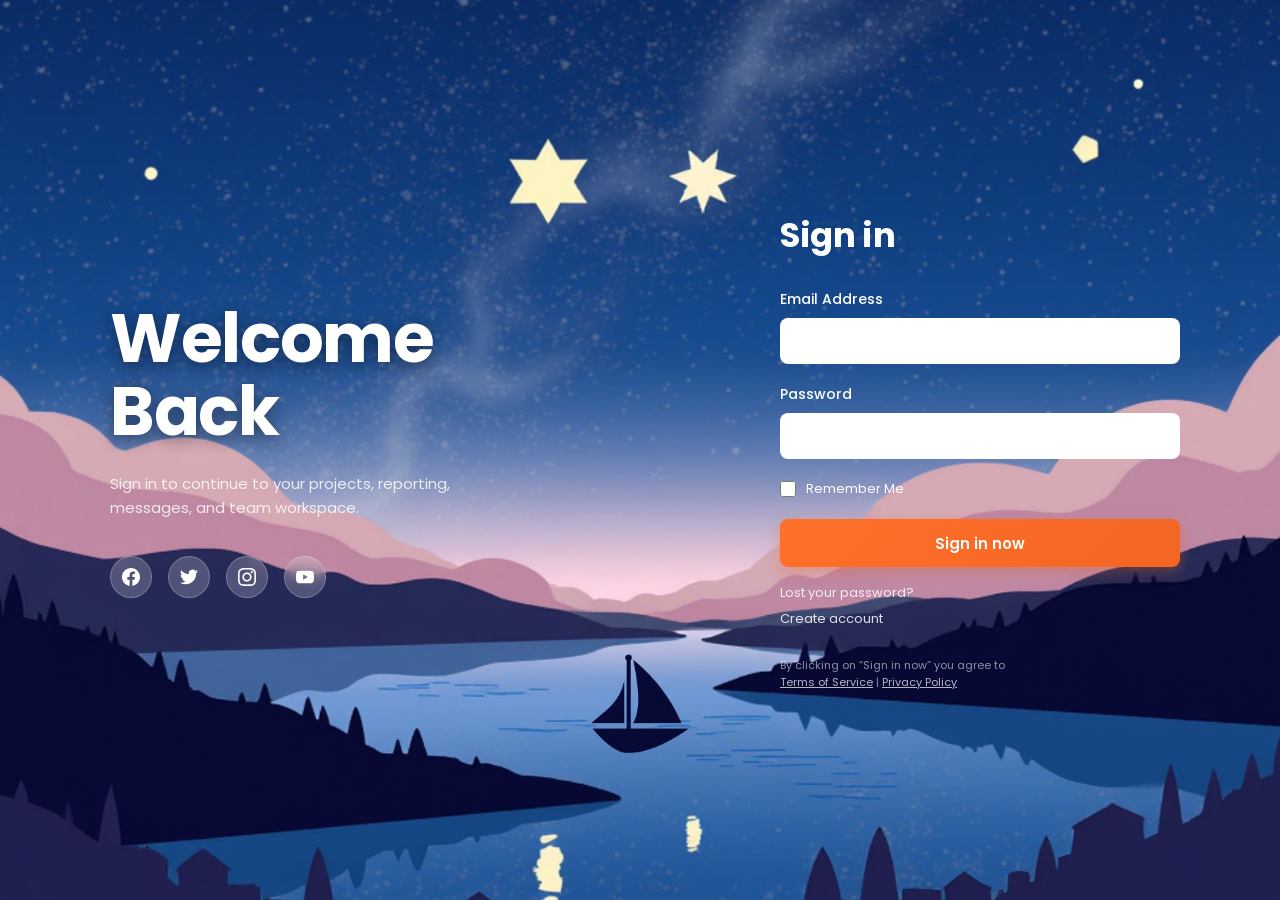
<file: index.html>
<!DOCTYPE html>
<html lang="en">
<head>
  <meta charset="UTF-8">
  <meta name="viewport" content="width=device-width, initial-scale=1.0">
  <title>Sign In — COURSETO</title>
  <link rel="stylesheet" href="css/style.css">
  <link rel="icon" type="image/jpeg" href="assets/logo.jpg">
</head>
<body class="wallpaper-bg">

  <!-- Toast notification for account creation success or alerts -->
  <div id="toastNotice" class="toast-notice" role="alert" aria-live="polite">
    <svg width="20" height="20" viewBox="0 0 24 24" fill="none" stroke="currentColor" stroke-width="2.5" stroke-linecap="round" stroke-linejoin="round">
      <path d="M22 11.08V12a10 10 0 1 1-5.93-9.14"></path>
      <polyline points="22 4 12 14.01 9 11.01"></polyline>
    </svg>
    <span id="toastMessage">Account created successfully. Please sign in.</span>
  </div>

  <main class="auth-wrapper">
    <!-- Left Hero Section matching log in.png -->
    <section class="auth-hero">
      <h1 class="auth-hero-title">Welcome<br>Back</h1>
      <p class="auth-hero-desc">
        Sign in to continue to your projects, reporting, messages, and team workspace.
      </p>

      <!-- Social Media Icons (Facebook, Twitter, Instagram, Youtube) -->
      <div class="social-links" aria-label="Social media channels">
        <a href="#facebook" class="social-icon-btn" aria-label="Facebook" title="Facebook">
          <svg width="18" height="18" fill="currentColor" viewBox="0 0 24 24">
            <path d="M24 12.073c0-6.627-5.373-12-12-12s-12 5.373-12 12c0 5.99 4.388 10.954 10.125 11.854v-8.385H7.078v-3.47h3.047V9.43c0-3.007 1.792-4.669 4.533-4.669 1.312 0 2.686.235 2.686.235v2.953H15.83c-1.491 0-1.956.925-1.956 1.874v2.25h3.328l-.532 3.47h-2.796v8.385C19.612 23.027 24 18.062 24 12.073z"/>
          </svg>
        </a>
        <a href="#twitter" class="social-icon-btn" aria-label="Twitter" title="Twitter">
          <svg width="18" height="18" fill="currentColor" viewBox="0 0 24 24">
            <path d="M23.953 4.57a10 10 0 01-2.825.775 4.958 4.958 0 002.163-2.723c-.951.555-2.005.959-3.127 1.184a4.92 4.92 0 00-8.384 4.482C7.69 8.095 4.067 6.13 1.64 3.162a4.822 4.822 0 00-.666 2.475c0 1.71.87 3.213 2.188 4.096a4.904 4.904 0 01-2.228-.616v.06a4.923 4.923 0 003.946 4.827 4.996 4.996 0 01-2.212.085 4.936 4.936 0 004.604 3.417 9.867 9.867 0 01-6.102 2.105c-.39 0-.779-.023-1.17-.067a13.995 13.995 0 007.557 2.209c9.053 0 13.998-7.496 13.998-13.985 0-.21 0-.42-.015-.63A9.936 9.936 0 0024 4.59z"/>
          </svg>
        </a>
        <a href="#instagram" class="social-icon-btn" aria-label="Instagram" title="Instagram">
          <svg width="18" height="18" fill="currentColor" viewBox="0 0 24 24">
            <path d="M12 2.163c3.204 0 3.584.012 4.85.07 3.252.148 4.771 1.691 4.919 4.919.058 1.265.069 1.645.069 4.849 0 3.205-.012 3.584-.069 4.849-.149 3.225-1.664 4.771-4.919 4.919-1.266.058-1.644.07-4.85.07-3.204 0-3.584-.012-4.849-.07-3.26-.149-4.771-1.699-4.919-4.92-.058-1.265-.07-1.644-.07-4.849 0-3.204.013-3.583.07-4.849.149-3.227 1.664-4.771 4.919-4.919 1.266-.057 1.645-.069 4.849-.069zm0-2.163c-3.259 0-3.667.014-4.947.072-4.358.2-6.78 2.618-6.98 6.98-.059 1.281-.073 1.689-.073 4.948 0 3.259.014 3.668.072 4.948.2 4.358 2.618 6.78 6.98 6.98 1.281.058 1.689.072 4.948.072 3.259 0 3.668-.014 4.948-.072 4.354-.2 6.782-2.618 6.979-6.98.059-1.28.073-1.689.073-4.948 0-3.259-.014-3.667-.072-4.947-.196-4.354-2.617-6.78-6.979-6.98-1.281-.059-1.69-.073-4.949-.073zm0 5.838c-3.403 0-6.162 2.759-6.162 6.162s2.759 6.163 6.162 6.163 6.162-2.759 6.162-6.163c0-3.403-2.759-6.162-6.162-6.162zm0 10.162c-2.209 0-4-1.79-4-4 0-2.209 1.791-4 4-4s4 1.791 4 4c0 2.21-1.791 4-4 4zm6.406-11.845c-.796 0-1.441.645-1.441 1.44s.645 1.44 1.441 1.44c.795 0 1.439-.645 1.439-1.44s-.644-1.44-1.439-1.44z"/>
          </svg>
        </a>
        <a href="#youtube" class="social-icon-btn" aria-label="YouTube" title="YouTube">
          <svg width="18" height="18" fill="currentColor" viewBox="0 0 24 24">
            <path d="M23.498 6.186a3.016 3.016 0 0 0-2.122-2.136C19.505 3.545 12 3.545 12 3.545s-7.505 0-9.377.505A3.017 3.017 0 0 0 .502 6.186C0 8.07 0 12 0 12s0 3.93.502 5.814a3.016 3.016 0 0 0 2.122 2.136c1.871.505 9.376.505 9.376.505s7.505 0 9.377-.505a3.015 3.015 0 0 0 2.122-2.136C24 15.93 24 12 24 12s0-3.93-.502-5.814zM9.545 15.568V8.432L15.818 12l-6.273 3.568z"/>
          </svg>
        </a>
      </div>
    </section>

    <!-- Right Login Form Section matching log in.png -->
    <section class="auth-login-box">
      <h2 class="auth-login-title">Sign in</h2>

      <form id="loginForm" novalidate>
        <div class="form-group">
          <label for="emailInput" class="form-label">Email Address</label>
          <input 
            type="email" 
            id="emailInput" 
            name="email" 
            class="input-field" 
            placeholder=""
            autocomplete="email"
            required
          >
        </div>

        <div class="form-group">
          <label for="passwordInput" class="form-label">Password</label>
          <input 
            type="password" 
            id="passwordInput" 
            name="password" 
            class="input-field" 
            placeholder=""
            autocomplete="current-password"
            required
          >
          <div id="loginErrorMsg" class="error-message">Email/password is incorrect.</div>
        </div>

        <div class="form-check-row">
          <input type="checkbox" id="rememberMeCheckbox">
          <label for="rememberMeCheckbox" style="cursor: pointer;">Remember Me</label>
        </div>

        <button type="submit" id="signInBtn" class="btn-orange btn-hover-lift">
          Sign in now
        </button>

        <div class="auth-links">
          <a href="#lost-password" id="lostPasswordLink">Lost your password?</a>
          <a href="create-account.html" id="createAccountLink">Create account</a>
        </div>

        <p class="auth-footer-terms">
          By clicking on &ldquo;Sign in now&rdquo; you agree to <br>
          <a href="#terms">Terms of Service</a> | <a href="#privacy">Privacy Policy</a>
        </p>
      </form>
    </section>
  </main>

  <script src="js/auth.js"></script>
  <script>
    document.addEventListener('DOMContentLoaded', () => {
      // If already logged in, redirect to dashboard
      AuthService.redirectIfAuthenticated('dashboard.html');

      const loginForm = document.getElementById('loginForm');
      const emailInput = document.getElementById('emailInput');
      const passwordInput = document.getElementById('passwordInput');
      const rememberMeCheckbox = document.getElementById('rememberMeCheckbox');
      const loginErrorMsg = document.getElementById('loginErrorMsg');
      const toastNotice = document.getElementById('toastNotice');
      const toastMessage = document.getElementById('toastMessage');

      // Check URL parameters for registration success
      const urlParams = new URLSearchParams(window.location.search);
      if (urlParams.get('registered') === 'true') {
        showToast('Account created successfully. Please sign in.');
        // Clean URL
        window.history.replaceState({}, document.title, window.location.pathname);
      }

      // Prefill remembered email
      const rememberedEmail = AuthService.getRememberedEmail();
      if (rememberedEmail) {
        emailInput.value = rememberedEmail;
        rememberMeCheckbox.checked = true;
      }

      function showToast(msg) {
        toastMessage.textContent = msg;
        toastNotice.classList.add('show');
        setTimeout(() => {
          toastNotice.classList.remove('show');
        }, 4000);
      }

      function clearErrors() {
        emailInput.classList.remove('input-error');
        passwordInput.classList.remove('input-error');
        loginErrorMsg.classList.remove('visible');
      }

      // Reset error styling when user starts correcting the input
      emailInput.addEventListener('input', () => {
        emailInput.classList.remove('input-error');
        loginErrorMsg.classList.remove('visible');
      });

      passwordInput.addEventListener('input', () => {
        passwordInput.classList.remove('input-error');
        loginErrorMsg.classList.remove('visible');
      });

      loginForm.addEventListener('submit', (e) => {
        e.preventDefault();
        clearErrors();

        const email = emailInput.value.trim();
        const password = passwordInput.value;
        const rememberMe = rememberMeCheckbox.checked;

        // Validation rule 1: Blank fields
        if (!email || !password) {
          if (!email) emailInput.classList.add('input-error');
          if (!password) passwordInput.classList.add('input-error');
          loginErrorMsg.textContent = 'Email/password is incorrect.';
          loginErrorMsg.classList.add('visible');
          return;
        }

        // Check authentication
        const result = AuthService.login(email, password, rememberMe);

        if (!result.success) {
          // Validation rule 2: Incorrect credentials
          emailInput.classList.add('input-error');
          passwordInput.classList.add('input-error');
          loginErrorMsg.textContent = 'Email/password is incorrect.';
          loginErrorMsg.classList.add('visible');
          return;
        }

        // Validation rule 3: Successful login -> redirect to dashboard
        window.location.href = 'dashboard.html';
      });

      // Lost password modal/notification
      document.getElementById('lostPasswordLink').addEventListener('click', (e) => {
        e.preventDefault();
        alert('Password recovery: Please create a new account or check your registered email.');
      });
    });
  </script>
</body>
</html>
</file>
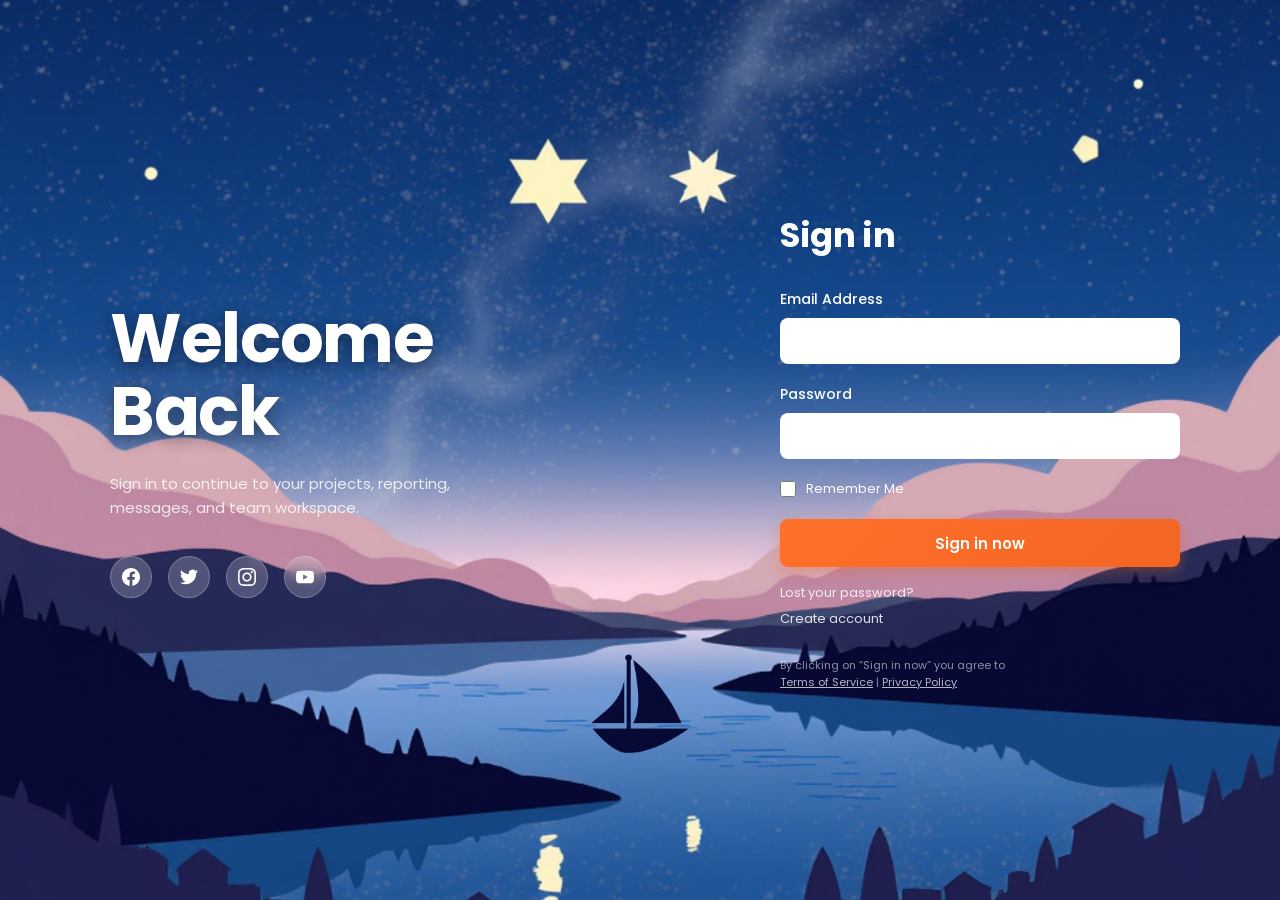
<file: browse-courses.html>
<!DOCTYPE html>
<html lang="en">
<head>
  <meta charset="UTF-8">
  <meta name="viewport" content="width=device-width, initial-scale=1.0">
  <title>Browse Courses — COURSETO</title>
  <link rel="stylesheet" href="css/style.css">
  <link rel="icon" type="image/jpeg" href="assets/logo.jpg">
</head>
<body class="wallpaper-bg">

  <div class="app-container">
    <!-- Left Sidebar -->
    <aside class="app-sidebar">
      <div>
        <div class="sidebar-brand">
          <img src="assets/logo.jpg" alt="COURSETO Logo" class="sidebar-logo-img">
          <span class="sidebar-brand-name">COURSETO</span>
        </div>

        <nav class="sidebar-nav" aria-label="Main Navigation">
          <a href="dashboard.html" class="sidebar-link btn-hover-lift">
            <span>Dashboard</span>
          </a>
          <a href="my-courses.html" class="sidebar-link btn-hover-lift">
            <span>My Courses</span>
          </a>
          <a href="browse-courses.html" class="sidebar-link active btn-hover-lift">
            <span>Browse Courses</span>
          </a>
          <a href="schedule.html" class="sidebar-link btn-hover-lift">
            <span>Schedule</span>
          </a>
          <a href="messages.html" class="sidebar-link btn-hover-lift">
            <span>Messages</span>
          </a>
          <a href="certificates.html" class="sidebar-link btn-hover-lift">
            <span>Certificates</span>
          </a>
        </nav>
      </div>

      <div class="sidebar-footer">
        <button type="button" class="sidebar-logout-btn action-logout btn-hover-lift" title="Log out of your account">
          <svg width="16" height="16" fill="none" stroke="currentColor" stroke-width="2" stroke-linecap="round" stroke-linejoin="round" viewBox="0 0 24 24">
            <path d="M9 21H5a2 2 0 0 1-2-2V5a2 2 0 0 1 2-2h4"></path>
            <polyline points="16 17 21 12 16 7"></polyline>
            <line x1="21" y1="12" x2="9" y2="12"></line>
          </svg>
          <span>Log Out</span>
        </button>
      </div>
    </aside>

    <!-- Main Content Panel -->
    <div class="app-main">
      <header class="app-header">
        <div>
          <h1 id="headerGreetingTitle" class="header-greeting-title">Browse Courses</h1>
          <p class="header-greeting-sub">Explore new skills, technologies, and certifications.</p>
        </div>

        <div class="header-right">
          <button type="button" id="notificationBell" class="notification-bell btn-hover-lift" aria-label="Notifications" title="Notifications">
            <svg class="bell-icon-svg" viewBox="0 0 24 24">
              <path d="M12 22c1.1 0 2-.9 2-2h-4c0 1.1.9 2 2 2zm6-6v-5c0-3.07-1.63-5.64-4.5-6.32V4c0-.83-.67-1.5-1.5-1.5s-1.5.67-1.5 1.5v.68C7.64 5.36 6 7.92 6 11v5l-2 2v1h16v-1l-2-2zm-2 1H8v-6c0-2.48 1.51-4.5 4-4.5s4 2.02 4 4.5v6z"/>
            </svg>
            <span class="notification-badge"></span>
          </button>

          <div class="user-avatar-container">
            <div id="userAvatar" class="user-avatar btn-hover-lift" role="button" title="Account Menu">S</div>
            <div id="userMenuDropdown" class="user-menu-dropdown">
              <div class="user-menu-header">
                <div id="menuUserName" class="user-menu-name">Sarah</div>
                <div id="menuUserEmail" class="user-menu-email">sarah@example.com</div>
              </div>
              <a href="dashboard.html" class="user-menu-item">Dashboard</a>
              <a href="my-courses.html" class="user-menu-item">My Courses</a>
              <button type="button" class="user-menu-item logout-action action-logout">Sign Out</button>
            </div>
          </div>
        </div>
      </header>

      <main class="placeholder-content">
        <div class="placeholder-card">
          <div class="placeholder-icon">📚</div>
          <h2 class="placeholder-title">Course Catalog</h2>
          <p class="placeholder-desc">Discover curated paths in Fullstack Development, Cloud Architecture, AI & Machine Learning, and Design Systems.</p>
          <a href="my-courses.html" class="btn-primary btn-hover-lift">Go to My Courses</a>
        </div>
      </main>
    </div>
  </div>

  <script src="js/auth.js"></script>
  <script src="js/dashboard.js"></script>
</body>
</html>
</file>
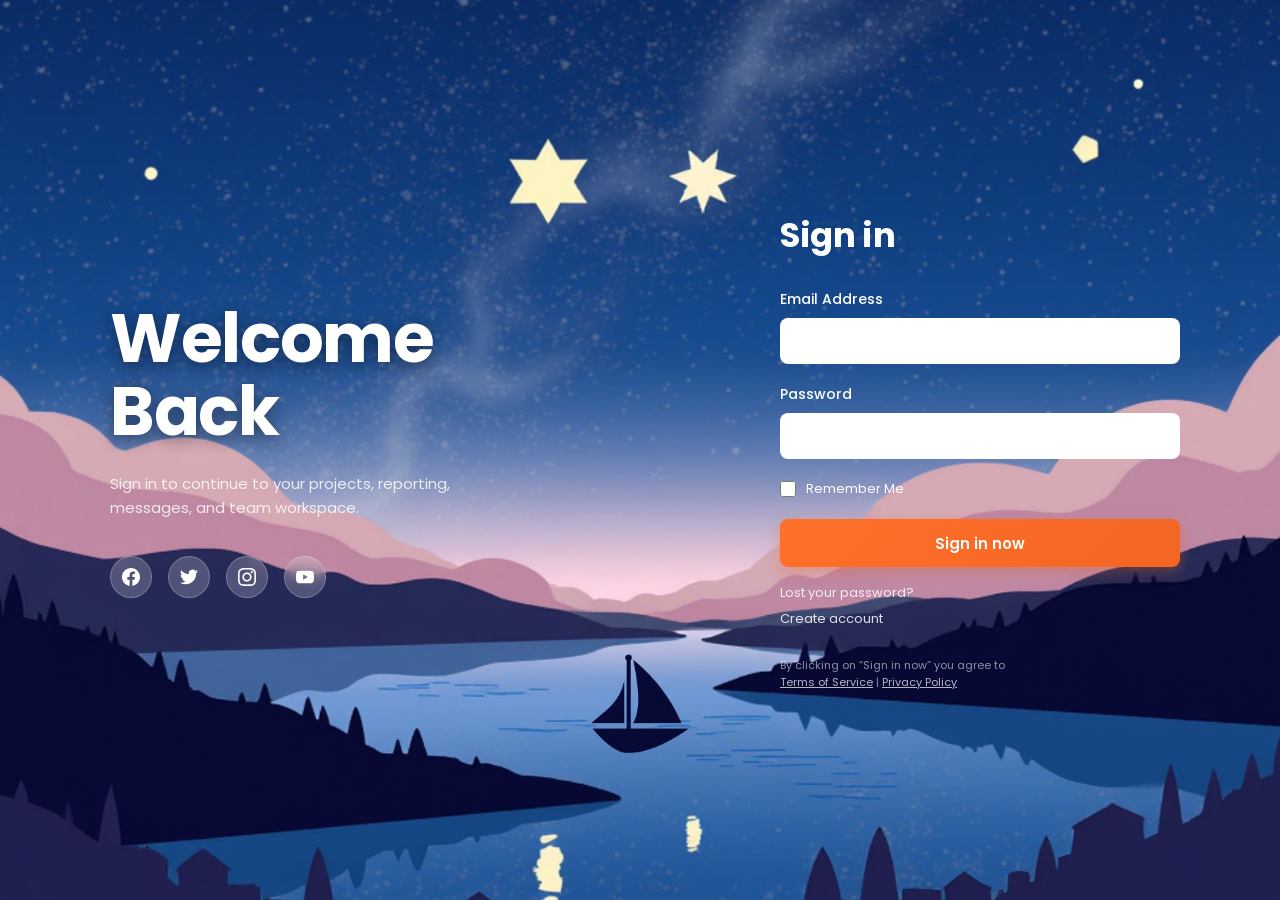
<file: certificates.html>
<!DOCTYPE html>
<html lang="en">
<head>
  <meta charset="UTF-8">
  <meta name="viewport" content="width=device-width, initial-scale=1.0">
  <title>Certificates — COURSETO</title>
  <link rel="stylesheet" href="css/style.css">
  <link rel="icon" type="image/jpeg" href="assets/logo.jpg">
</head>
<body class="wallpaper-bg">

  <div class="app-container">
    <aside class="app-sidebar">
      <div>
        <div class="sidebar-brand">
          <img src="assets/logo.jpg" alt="COURSETO Logo" class="sidebar-logo-img">
          <span class="sidebar-brand-name">COURSETO</span>
        </div>

        <nav class="sidebar-nav" aria-label="Main Navigation">
          <a href="dashboard.html" class="sidebar-link btn-hover-lift"><span>Dashboard</span></a>
          <a href="my-courses.html" class="sidebar-link btn-hover-lift"><span>My Courses</span></a>
          <a href="browse-courses.html" class="sidebar-link btn-hover-lift"><span>Browse Courses</span></a>
          <a href="schedule.html" class="sidebar-link btn-hover-lift"><span>Schedule</span></a>
          <a href="messages.html" class="sidebar-link btn-hover-lift"><span>Messages</span></a>
          <a href="certificates.html" class="sidebar-link active btn-hover-lift"><span>Certificates</span></a>
        </nav>
      </div>

      <div class="sidebar-footer">
        <button type="button" class="sidebar-logout-btn action-logout btn-hover-lift">
          <svg width="16" height="16" fill="none" stroke="currentColor" stroke-width="2" stroke-linecap="round" stroke-linejoin="round" viewBox="0 0 24 24">
            <path d="M9 21H5a2 2 0 0 1-2-2V5a2 2 0 0 1 2-2h4"></path>
            <polyline points="16 17 21 12 16 7"></polyline>
            <line x1="21" y1="12" x2="9" y2="12"></line>
          </svg>
          <span>Log Out</span>
        </button>
      </div>
    </aside>

    <div class="app-main">
      <header class="app-header">
        <div>
          <h1 id="headerGreetingTitle" class="header-greeting-title">Certificates</h1>
          <p class="header-greeting-sub">Verified credentials earned upon completing your courses.</p>
        </div>

        <div class="header-right">
          <button type="button" id="notificationBell" class="notification-bell btn-hover-lift" aria-label="Notifications" title="Notifications">
            <svg class="bell-icon-svg" viewBox="0 0 24 24">
              <path d="M12 22c1.1 0 2-.9 2-2h-4c0 1.1.9 2 2 2zm6-6v-5c0-3.07-1.63-5.64-4.5-6.32V4c0-.83-.67-1.5-1.5-1.5s-1.5.67-1.5 1.5v.68C7.64 5.36 6 7.92 6 11v5l-2 2v1h16v-1l-2-2zm-2 1H8v-6c0-2.48 1.51-4.5 4-4.5s4 2.02 4 4.5v6z"/>
            </svg>
            <span class="notification-badge"></span>
          </button>

          <div class="user-avatar-container">
            <div id="userAvatar" class="user-avatar btn-hover-lift" role="button">S</div>
            <div id="userMenuDropdown" class="user-menu-dropdown">
              <div class="user-menu-header">
                <div id="menuUserName" class="user-menu-name">Sarah</div>
                <div id="menuUserEmail" class="user-menu-email">sarah@example.com</div>
              </div>
              <a href="dashboard.html" class="user-menu-item">Dashboard</a>
              <a href="my-courses.html" class="user-menu-item">My Courses</a>
              <button type="button" class="user-menu-item logout-action action-logout">Sign Out</button>
            </div>
          </div>
        </div>
      </header>

      <main class="placeholder-content">
        <div class="placeholder-card">
          <div class="placeholder-icon">🎓</div>
          <h2 class="placeholder-title">Your Earned Credentials</h2>
          <p class="placeholder-desc">You have 2 completed courses ready for certificate download: "Modern HTML5 & CSS3 Masterclass" and "Git Version Control Fundamentals".</p>
          <a href="my-courses.html" class="btn-primary btn-hover-lift">View Current Courses</a>
        </div>
      </main>
    </div>
  </div>

  <script src="js/auth.js"></script>
  <script src="js/dashboard.js"></script>
</body>
</html>
</file>
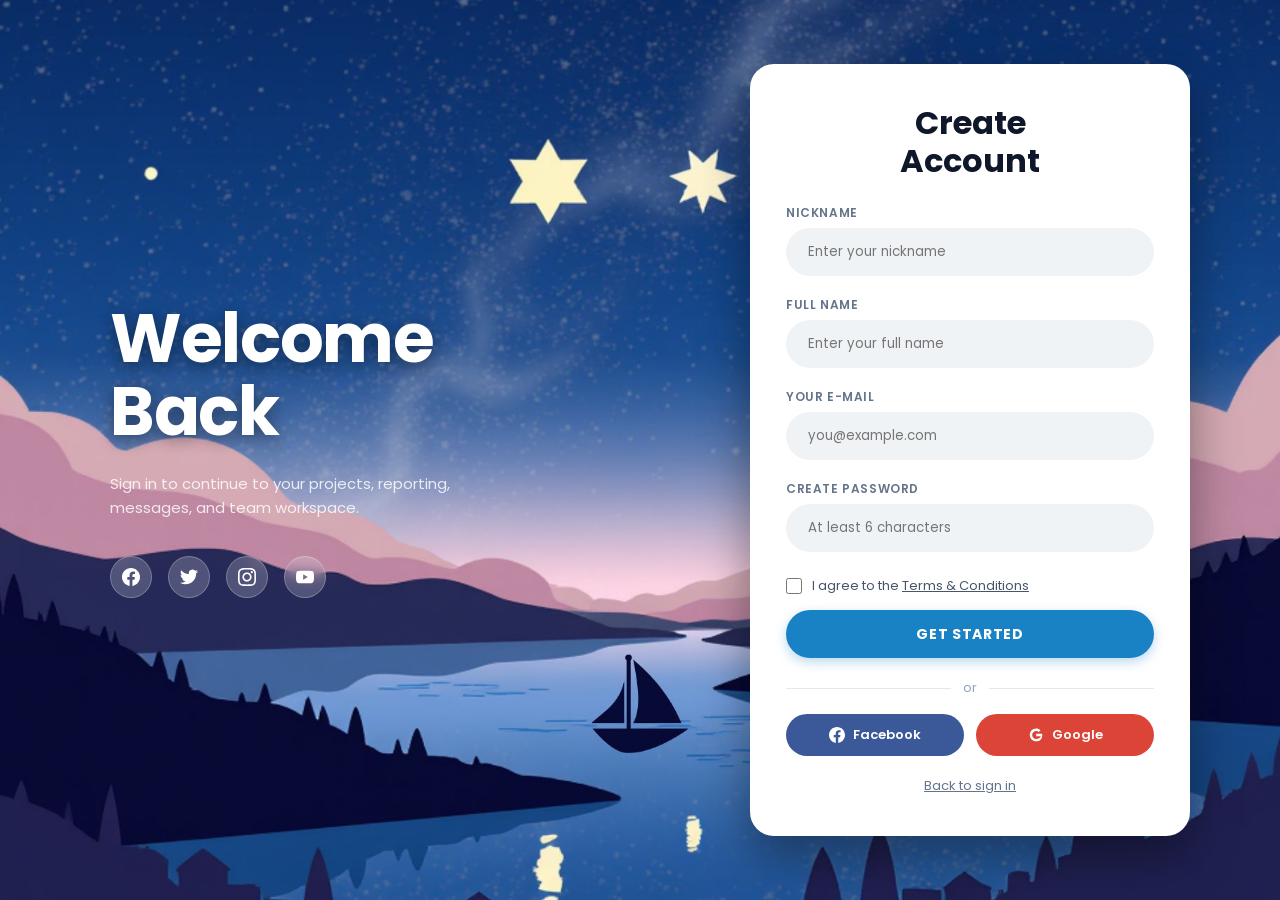
<file: create-account.html>
<!DOCTYPE html>
<html lang="en">
<head>
  <meta charset="UTF-8">
  <meta name="viewport" content="width=device-width, initial-scale=1.0">
  <title>Create Account — COURSETO</title>
  <link rel="stylesheet" href="css/style.css">
  <link rel="icon" type="image/jpeg" href="assets/logo.jpg">
</head>
<body class="wallpaper-bg">

  <main class="auth-wrapper">
    <!-- Left Hero Section matching create account.png -->
    <section class="auth-hero">
      <h1 class="auth-hero-title">Welcome<br>Back</h1>
      <p class="auth-hero-desc">
        Sign in to continue to your projects, reporting, messages, and team workspace.
      </p>

      <!-- Social Media Icons (Facebook, Twitter, Instagram, Youtube) -->
      <div class="social-links" aria-label="Social media channels">
        <a href="#facebook" class="social-icon-btn" aria-label="Facebook" title="Facebook">
          <svg width="18" height="18" fill="currentColor" viewBox="0 0 24 24">
            <path d="M24 12.073c0-6.627-5.373-12-12-12s-12 5.373-12 12c0 5.99 4.388 10.954 10.125 11.854v-8.385H7.078v-3.47h3.047V9.43c0-3.007 1.792-4.669 4.533-4.669 1.312 0 2.686.235 2.686.235v2.953H15.83c-1.491 0-1.956.925-1.956 1.874v2.25h3.328l-.532 3.47h-2.796v8.385C19.612 23.027 24 18.062 24 12.073z"/>
          </svg>
        </a>
        <a href="#twitter" class="social-icon-btn" aria-label="Twitter" title="Twitter">
          <svg width="18" height="18" fill="currentColor" viewBox="0 0 24 24">
            <path d="M23.953 4.57a10 10 0 01-2.825.775 4.958 4.958 0 002.163-2.723c-.951.555-2.005.959-3.127 1.184a4.92 4.92 0 00-8.384 4.482C7.69 8.095 4.067 6.13 1.64 3.162a4.822 4.822 0 00-.666 2.475c0 1.71.87 3.213 2.188 4.096a4.904 4.904 0 01-2.228-.616v.06a4.923 4.923 0 003.946 4.827 4.996 4.996 0 01-2.212.085 4.936 4.936 0 004.604 3.417 9.867 9.867 0 01-6.102 2.105c-.39 0-.779-.023-1.17-.067a13.995 13.995 0 007.557 2.209c9.053 0 13.998-7.496 13.998-13.985 0-.21 0-.42-.015-.63A9.936 9.936 0 0024 4.59z"/>
          </svg>
        </a>
        <a href="#instagram" class="social-icon-btn" aria-label="Instagram" title="Instagram">
          <svg width="18" height="18" fill="currentColor" viewBox="0 0 24 24">
            <path d="M12 2.163c3.204 0 3.584.012 4.85.07 3.252.148 4.771 1.691 4.919 4.919.058 1.265.069 1.645.069 4.849 0 3.205-.012 3.584-.069 4.849-.149 3.225-1.664 4.771-4.919 4.919-1.266.058-1.644.07-4.85.07-3.204 0-3.584-.012-4.849-.07-3.26-.149-4.771-1.699-4.919-4.92-.058-1.265-.07-1.644-.07-4.849 0-3.204.013-3.583.07-4.849.149-3.227 1.664-4.771 4.919-4.919 1.266-.057 1.645-.069 4.849-.069zm0-2.163c-3.259 0-3.667.014-4.947.072-4.358.2-6.78 2.618-6.98 6.98-.059 1.281-.073 1.689-.073 4.948 0 3.259.014 3.668.072 4.948.2 4.358 2.618 6.78 6.98 6.98 1.281.058 1.689.072 4.948.072 3.259 0 3.668-.014 4.948-.072 4.354-.2 6.782-2.618 6.979-6.98.059-1.28.073-1.689.073-4.948 0-3.259-.014-3.667-.072-4.947-.196-4.354-2.617-6.78-6.979-6.98-1.281-.059-1.69-.073-4.949-.073zm0 5.838c-3.403 0-6.162 2.759-6.162 6.162s2.759 6.163 6.162 6.163 6.162-2.759 6.162-6.163c0-3.403-2.759-6.162-6.162-6.162zm0 10.162c-2.209 0-4-1.79-4-4 0-2.209 1.791-4 4-4s4 1.791 4 4c0 2.21-1.791 4-4 4zm6.406-11.845c-.796 0-1.441.645-1.441 1.44s.645 1.44 1.441 1.44c.795 0 1.439-.645 1.439-1.44s-.644-1.44-1.439-1.44z"/>
          </svg>
        </a>
        <a href="#youtube" class="social-icon-btn" aria-label="YouTube" title="YouTube">
          <svg width="18" height="18" fill="currentColor" viewBox="0 0 24 24">
            <path d="M23.498 6.186a3.016 3.016 0 0 0-2.122-2.136C19.505 3.545 12 3.545 12 3.545s-7.505 0-9.377.505A3.017 3.017 0 0 0 .502 6.186C0 8.07 0 12 0 12s0 3.93.502 5.814a3.016 3.016 0 0 0 2.122 2.136c1.871.505 9.376.505 9.376.505s7.505 0 9.377-.505a3.015 3.015 0 0 0 2.122-2.136C24 15.93 24 12 24 12s0-3.93-.502-5.814zM9.545 15.568V8.432L15.818 12l-6.273 3.568z"/>
          </svg>
        </a>
      </div>
    </section>

    <!-- Right Create Account Card matching create account.png -->
    <section class="auth-card-white">
      <h2 class="auth-card-title">Create<br>Account</h2>

      <form id="registerForm" novalidate>
        <!-- Field 1: Nickname (Required by prompt) -->
        <div class="form-group">
          <label for="nicknameInput" class="form-label-muted">NICKNAME</label>
          <input 
            type="text" 
            id="nicknameInput" 
            name="nickname" 
            class="input-field-light" 
            placeholder="Enter your nickname"
            autocomplete="nickname"
            required
          >
          <div id="nicknameError" class="error-message"></div>
        </div>

        <!-- Field 2: Full Name -->
        <div class="form-group">
          <label for="fullNameInput" class="form-label-muted">FULL NAME</label>
          <input 
            type="text" 
            id="fullNameInput" 
            name="fullName" 
            class="input-field-light" 
            placeholder="Enter your full name"
            autocomplete="name"
            required
          >
          <div id="fullNameError" class="error-message"></div>
        </div>

        <!-- Field 3: Email -->
        <div class="form-group">
          <label for="registerEmailInput" class="form-label-muted">YOUR E-MAIL</label>
          <input 
            type="email" 
            id="registerEmailInput" 
            name="email" 
            class="input-field-light" 
            placeholder="you@example.com"
            autocomplete="email"
            required
          >
          <div id="emailError" class="error-message"></div>
        </div>

        <!-- Field 4: Create Password -->
        <div class="form-group">
          <label for="registerPasswordInput" class="form-label-muted">CREATE PASSWORD</label>
          <input 
            type="password" 
            id="registerPasswordInput" 
            name="password" 
            class="input-field-light" 
            placeholder="At least 6 characters"
            autocomplete="new-password"
            required
          >
          <div id="passwordError" class="error-message"></div>
        </div>

        <!-- Field 5: Terms & Conditions Checkbox -->
        <div class="form-group" style="margin-bottom: 8px;">
          <div class="form-check-row form-check-row-light" style="margin: 4px 0 6px 0;">
            <input type="checkbox" id="termsCheckbox" required>
            <label for="termsCheckbox" style="cursor: pointer; font-size: 13px;">
              I agree to the <a href="#terms" style="text-decoration: underline; color: #475569;">Terms & Conditions</a>
            </label>
          </div>
          <div id="termsError" class="error-message"></div>
        </div>

        <!-- Field 6: Get Started Button -->
        <button type="submit" id="getStartedBtn" class="btn-blue-rounded btn-hover-lift">
          GET STARTED
        </button>

        <div class="divider-or">
          <span>or</span>
        </div>

        <div class="social-auth-grid">
          <button type="button" class="btn-social-fb btn-hover-lift" onclick="alert('Social sign-up with Facebook is not enabled in this demo.');">
            <svg width="16" height="16" fill="currentColor" viewBox="0 0 24 24">
              <path d="M24 12.073c0-6.627-5.373-12-12-12s-12 5.373-12 12c0 5.99 4.388 10.954 10.125 11.854v-8.385H7.078v-3.47h3.047V9.43c0-3.007 1.792-4.669 4.533-4.669 1.312 0 2.686.235 2.686.235v2.953H15.83c-1.491 0-1.956.925-1.956 1.874v2.25h3.328l-.532 3.47h-2.796v8.385C19.612 23.027 24 18.062 24 12.073z"/>
            </svg>
            Facebook
          </button>
          <button type="button" class="btn-social-google btn-hover-lift" onclick="alert('Social sign-up with Google is not enabled in this demo.');">
            <svg width="16" height="16" fill="currentColor" viewBox="0 0 24 24">
              <path d="M12.24 10.285V13.8h6.887C18.2 16.54 15.64 18 12.24 18c-3.32 0-6-2.69-6-6s2.68-6 6-6c1.47 0 2.82.53 3.87 1.41l2.67-2.67C17.13 3.24 14.81 2.4 12.24 2.4 6.98 2.4 2.7 6.69 2.7 11.95s4.28 9.55 9.54 9.55c5.5 0 9.14-3.86 9.14-9.3 0-.64-.06-1.27-.19-1.915H12.24z"/>
            </svg>
            Google
          </button>
        </div>

        <a href="index.html" class="back-to-signin-link">Back to sign in</a>
      </form>
    </section>
  </main>

  <script src="js/auth.js"></script>
  <script>
    document.addEventListener('DOMContentLoaded', () => {
      // Redirect if already authenticated
      AuthService.redirectIfAuthenticated('dashboard.html');

      const registerForm = document.getElementById('registerForm');
      const nicknameInput = document.getElementById('nicknameInput');
      const fullNameInput = document.getElementById('fullNameInput');
      const emailInput = document.getElementById('registerEmailInput');
      const passwordInput = document.getElementById('registerPasswordInput');
      const termsCheckbox = document.getElementById('termsCheckbox');

      const nicknameError = document.getElementById('nicknameError');
      const fullNameError = document.getElementById('fullNameError');
      const emailError = document.getElementById('emailError');
      const passwordError = document.getElementById('passwordError');
      const termsError = document.getElementById('termsError');

      // Helper to display error
      function showError(inputEl, errorEl, message) {
        if (inputEl) inputEl.classList.add('input-error');
        errorEl.textContent = message;
        errorEl.classList.add('visible');
      }

      // Helper to clear error
      function clearError(inputEl, errorEl) {
        if (inputEl) inputEl.classList.remove('input-error');
        errorEl.textContent = '';
        errorEl.classList.remove('visible');
      }

      // Clear errors on typing
      nicknameInput.addEventListener('input', () => clearError(nicknameInput, nicknameError));
      fullNameInput.addEventListener('input', () => clearError(fullNameInput, fullNameError));
      emailInput.addEventListener('input', () => clearError(emailInput, emailError));
      passwordInput.addEventListener('input', () => clearError(passwordInput, passwordError));
      termsCheckbox.addEventListener('change', () => clearError(null, termsError));

      registerForm.addEventListener('submit', (e) => {
        e.preventDefault();

        let isValid = true;

        // Clear all existing errors
        clearError(nicknameInput, nicknameError);
        clearError(fullNameInput, fullNameError);
        clearError(emailInput, emailError);
        clearError(passwordInput, passwordError);
        clearError(null, termsError);

        const rawNickname = nicknameInput.value;
        const trimmedNickname = rawNickname.trim();
        const fullName = fullNameInput.value.trim();
        const email = emailInput.value.trim();
        const password = passwordInput.value;
        const termsChecked = termsCheckbox.checked;

        // 1. Nickname Validation:
        // Only alphabetic letters and spaces are allowed. Numbers & special characters are NOT allowed. Cannot be empty.
        const letterAndSpaceRegex = /^[A-Za-z\s]+$/;
        if (!trimmedNickname) {
          showError(nicknameInput, nicknameError, 'Nickname cannot be empty.');
          isValid = false;
        } else if (!letterAndSpaceRegex.test(rawNickname)) {
          showError(nicknameInput, nicknameError, 'Nickname can only contain letters and spaces.');
          isValid = false;
        }

        // 2. Full Name Validation:
        if (!fullName) {
          showError(fullNameInput, fullNameError, 'Full Name cannot be empty.');
          isValid = false;
        }

        // 3. Email Validation:
        const emailRegex = /^[^\s@]+@[^\s@]+\.[^\s@]+$/;
        if (!email) {
          showError(emailInput, emailError, 'Email address is required.');
          isValid = false;
        } else if (!emailRegex.test(email)) {
          showError(emailInput, emailError, 'Please enter a valid email address.');
          isValid = false;
        } else if (AuthService.findUserByEmail(email)) {
          showError(emailInput, emailError, 'An account with this email already exists.');
          isValid = false;
        }

        // 4. Password Validation:
        if (!password) {
          showError(passwordInput, passwordError, 'Password is required.');
          isValid = false;
        } else if (password.length < 6) {
          showError(passwordInput, passwordError, 'Password must be at least 6 characters.');
          isValid = false;
        }

        // 5. Terms & Conditions Validation:
        if (!termsChecked) {
          showError(null, termsError, 'You must agree to the Terms & Conditions.');
          isValid = false;
        }

        if (!isValid) return;

        // Register Account
        const result = AuthService.register({
          nickname: trimmedNickname,
          fullName: fullName,
          email: email,
          password: password
        });

        if (!result.success) {
          if (result.field === 'email') {
            showError(emailInput, emailError, result.message);
          } else {
            alert(result.message);
          }
          return;
        }

        // Redirect to Login page with registered parameter
        window.location.href = 'index.html?registered=true';
      });
    });
  </script>
</body>
</html>
</file>
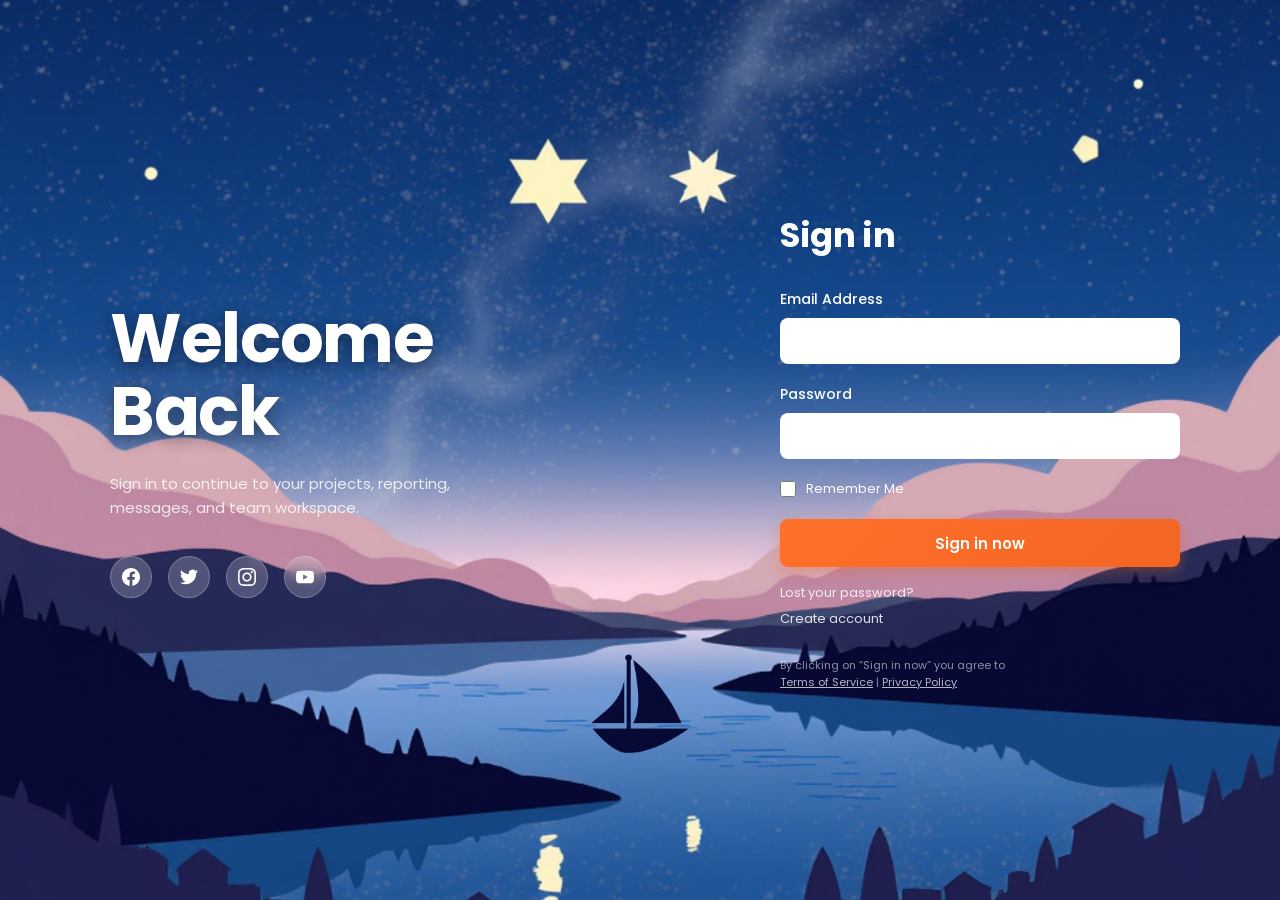
<file: dashboard.html>
<!DOCTYPE html>
<html lang="en">
<head>
  <meta charset="UTF-8">
  <meta name="viewport" content="width=device-width, initial-scale=1.0">
  <title>Dashboard — COURSETO</title>
  <link rel="stylesheet" href="css/style.css">
  <link rel="icon" type="image/jpeg" href="assets/logo.jpg">
</head>
<body class="wallpaper-bg">

  <!-- Main App Window Frame matching COURSETO website page 2.png -->
  <div class="app-container">
    
    <!-- Left Sidebar -->
    <aside class="app-sidebar">
      <div>
        <div class="sidebar-brand">
          <img src="assets/logo.jpg" alt="COURSETO Logo" class="sidebar-logo-img">
          <span class="sidebar-brand-name">COURSETO</span>
        </div>

        <nav class="sidebar-nav" aria-label="Main Navigation">
          <a href="dashboard.html" class="sidebar-link active btn-hover-lift">
            <span>Dashboard</span>
          </a>
          <a href="my-courses.html" class="sidebar-link btn-hover-lift">
            <span>My Courses</span>
          </a>
          <a href="browse-courses.html" class="sidebar-link btn-hover-lift">
            <span>Browse Courses</span>
          </a>
          <a href="schedule.html" class="sidebar-link btn-hover-lift">
            <span>Schedule</span>
          </a>
          <a href="messages.html" class="sidebar-link btn-hover-lift">
            <span>Messages</span>
          </a>
          <a href="certificates.html" class="sidebar-link btn-hover-lift">
            <span>Certificates</span>
          </a>
        </nav>
      </div>

      <div class="sidebar-footer">
        <button type="button" class="sidebar-logout-btn action-logout btn-hover-lift" title="Log out of your account">
          <svg width="16" height="16" fill="none" stroke="currentColor" stroke-width="2" stroke-linecap="round" stroke-linejoin="round" viewBox="0 0 24 24">
            <path d="M9 21H5a2 2 0 0 1-2-2V5a2 2 0 0 1 2-2h4"></path>
            <polyline points="16 17 21 12 16 7"></polyline>
            <line x1="21" y1="12" x2="9" y2="12"></line>
          </svg>
          <span>Log Out</span>
        </button>
      </div>
    </aside>

    <!-- Main Content Panel -->
    <div class="app-main">
      
      <!-- Top Header -->
      <header class="app-header">
        <div>
          <!-- Dynamic greeting: "Welcome Back! (Nickname)" -->
          <h1 id="headerGreetingTitle" data-dynamic-greeting="true" class="header-greeting-title">Welcome Back! Student</h1>
          <p class="header-greeting-sub">Continue learning and reach your goals.</p>
        </div>

        <div class="header-right">
          <!-- Notification Bell -->
          <button type="button" id="notificationBell" class="notification-bell btn-hover-lift" aria-label="Notifications" title="Notifications">
            <svg class="bell-icon-svg" viewBox="0 0 24 24">
              <path d="M12 22c1.1 0 2-.9 2-2h-4c0 1.1.9 2 2 2zm6-6v-5c0-3.07-1.63-5.64-4.5-6.32V4c0-.83-.67-1.5-1.5-1.5s-1.5.67-1.5 1.5v.68C7.64 5.36 6 7.92 6 11v5l-2 2v1h16v-1l-2-2zm-2 1H8v-6c0-2.48 1.51-4.5 4-4.5s4 2.02 4 4.5v6z"/>
            </svg>
            <span class="notification-badge"></span>
          </button>

          <!-- Circular User Avatar with First Letter of Nickname -->
          <div class="user-avatar-container">
            <div id="userAvatar" class="user-avatar btn-hover-lift" role="button" aria-haspopup="true" aria-expanded="false" title="Account Menu">
              S
            </div>

            <!-- Profile Dropdown -->
            <div id="userMenuDropdown" class="user-menu-dropdown">
              <div class="user-menu-header">
                <div id="menuUserName" class="user-menu-name">Sarah</div>
                <div id="menuUserEmail" class="user-menu-email">sarah@example.com</div>
              </div>
              <a href="my-courses.html" class="user-menu-item">
                <svg width="15" height="15" fill="none" stroke="currentColor" stroke-width="2" viewBox="0 0 24 24">
                  <path d="M4 19.5A2.5 2.5 0 0 1 6.5 17H20"></path>
                  <path d="M6.5 2H20v20H6.5A2.5 2.5 0 0 1 4 19.5v-15A2.5 2.5 0 0 1 6.5 2z"></path>
                </svg>
                My Courses
              </a>
              <a href="#settings" class="user-menu-item" onclick="alert('Account settings feature coming soon.'); return false;">
                <svg width="15" height="15" fill="none" stroke="currentColor" stroke-width="2" viewBox="0 0 24 24">
                  <circle cx="12" cy="12" r="3"></circle>
                  <path d="M19.4 15a1.65 1.65 0 0 0 .33 1.82l.06.06a2 2 0 0 1 0 2.83 2 2 0 0 1-2.83 0l-.06-.06a1.65 1.65 0 0 0-1.82-.33 1.65 1.65 0 0 0-1 1.51V21a2 2 0 0 1-2 2 2 2 0 0 1-2-2v-.09A1.65 1.65 0 0 0 9 19.4a1.65 1.65 0 0 0-1.82.33l-.06.06a2 2 0 0 1-2.83 0 2 2 0 0 1 0-2.83l.06-.06a1.65 1.65 0 0 0 .33-1.82 1.65 1.65 0 0 0-1.51-1H3a2 2 0 0 1-2-2 2 2 0 0 1 2-2h.09A1.65 1.65 0 0 0 4.6 9a1.65 1.65 0 0 0-.33-1.82l-.06-.06a2 2 0 0 1 0-2.83 2 2 0 0 1 2.83 0l.06.06a1.65 1.65 0 0 0 1.82.33H9a1.65 1.65 0 0 0 1-1.51V3a2 2 0 0 1 2-2 2 2 0 0 1 2 2v.09a1.65 1.65 0 0 0 1 1.51 1.65 1.65 0 0 0 1.82-.33l.06-.06a2 2 0 0 1 2.83 0 2 2 0 0 1 0 2.83l-.06.06a1.65 1.65 0 0 0-.33 1.82V9a1.65 1.65 0 0 0 1.51 1H21a2 2 0 0 1 2 2 2 2 0 0 1-2 2h-.09a1.65 1.65 0 0 0-1.51 1z"></path>
                </svg>
                Settings
              </a>
              <button type="button" class="user-menu-item logout-action action-logout">
                <svg width="15" height="15" fill="none" stroke="currentColor" stroke-width="2" viewBox="0 0 24 24">
                  <path d="M9 21H5a2 2 0 0 1-2-2V5a2 2 0 0 1 2-2h4"></path>
                  <polyline points="16 17 21 12 16 7"></polyline>
                  <line x1="21" y1="12" x2="9" y2="12"></line>
                </svg>
                Sign Out
              </button>
            </div>
          </div>
        </div>
      </header>

      <!-- Dashboard Grid Content matching COURSETO website page 2.png -->
      <main class="dashboard-content-body">
        
        <!-- Left Section -->
        <div class="dash-left-col">
          
          <!-- Statistics Cards: Enrolled, Complete, Learning -->
          <div class="stats-grid">
            <div class="stat-card">
              <span class="stat-card-label">Enrolled</span>
              <span class="stat-card-value">4</span>
            </div>
            <div class="stat-card">
              <span class="stat-card-label">Complete</span>
              <span class="stat-card-value">2</span>
            </div>
            <div class="stat-card">
              <span class="stat-card-label">Learning</span>
              <span class="stat-card-value">34 hours</span>
            </div>
          </div>

          <!-- Continue Learning Card -->
          <div class="continue-learning-section">
            <h2 class="section-title">Continue Learning</h2>

            <div class="continue-card">
              <h3 class="continue-course-title">Web Development Fundamentals</h3>
              <p class="continue-lesson-info">Lesson 8 of 12</p>

              <div class="continue-progress-row">
                <div class="progress-track" role="progressbar" aria-valuenow="72" aria-valuemin="0" aria-valuemax="100">
                  <div class="progress-fill" style="width: 72%;"></div>
                </div>
                <span class="progress-percentage">72%</span>
                <button type="button" class="btn-primary btn-hover-lift action-continue-course">
                  Continue
                </button>
              </div>
            </div>
          </div>
        </div>

        <!-- Right Section: My Courses -->
        <div class="dash-right-col">
          <h2 class="section-title">My Courses</h2>

          <div class="courses-vertical-list">
            <!-- Course 1 -->
            <div class="course-mini-card">
              <h3 class="course-mini-name">Course 1</h3>
              <div class="course-mini-progress-row">
                <div class="progress-track-sm" role="progressbar" aria-valuenow="72" aria-valuemin="0" aria-valuemax="100">
                  <div class="progress-fill" style="width: 72%;"></div>
                </div>
                <span class="progress-percentage-sm">72%</span>
              </div>
              <button type="button" class="btn-card btn-hover-lift action-continue-course">
                Continue
              </button>
            </div>

            <!-- Course 2 -->
            <div class="course-mini-card">
              <h3 class="course-mini-name">Course 2</h3>
              <div class="course-mini-progress-row">
                <div class="progress-track-sm" role="progressbar" aria-valuenow="35" aria-valuemin="0" aria-valuemax="100">
                  <div class="progress-fill" style="width: 35%;"></div>
                </div>
                <span class="progress-percentage-sm">35%</span>
              </div>
              <button type="button" class="btn-card btn-hover-lift action-continue-course">
                Continue
              </button>
            </div>

            <!-- Course 3 -->
            <div class="course-mini-card">
              <h3 class="course-mini-name">Course 3</h3>
              <div class="course-mini-progress-row">
                <div class="progress-track-sm" role="progressbar" aria-valuenow="53" aria-valuemin="0" aria-valuemax="100">
                  <div class="progress-fill" style="width: 53%;"></div>
                </div>
                <span class="progress-percentage-sm">53%</span>
              </div>
              <button type="button" class="btn-card btn-hover-lift action-continue-course">
                Continue
              </button>
            </div>
          </div>
        </div>

      </main>

    </div>
  </div>

  <script src="js/auth.js"></script>
  <script src="js/dashboard.js"></script>
</body>
</html>
</file>
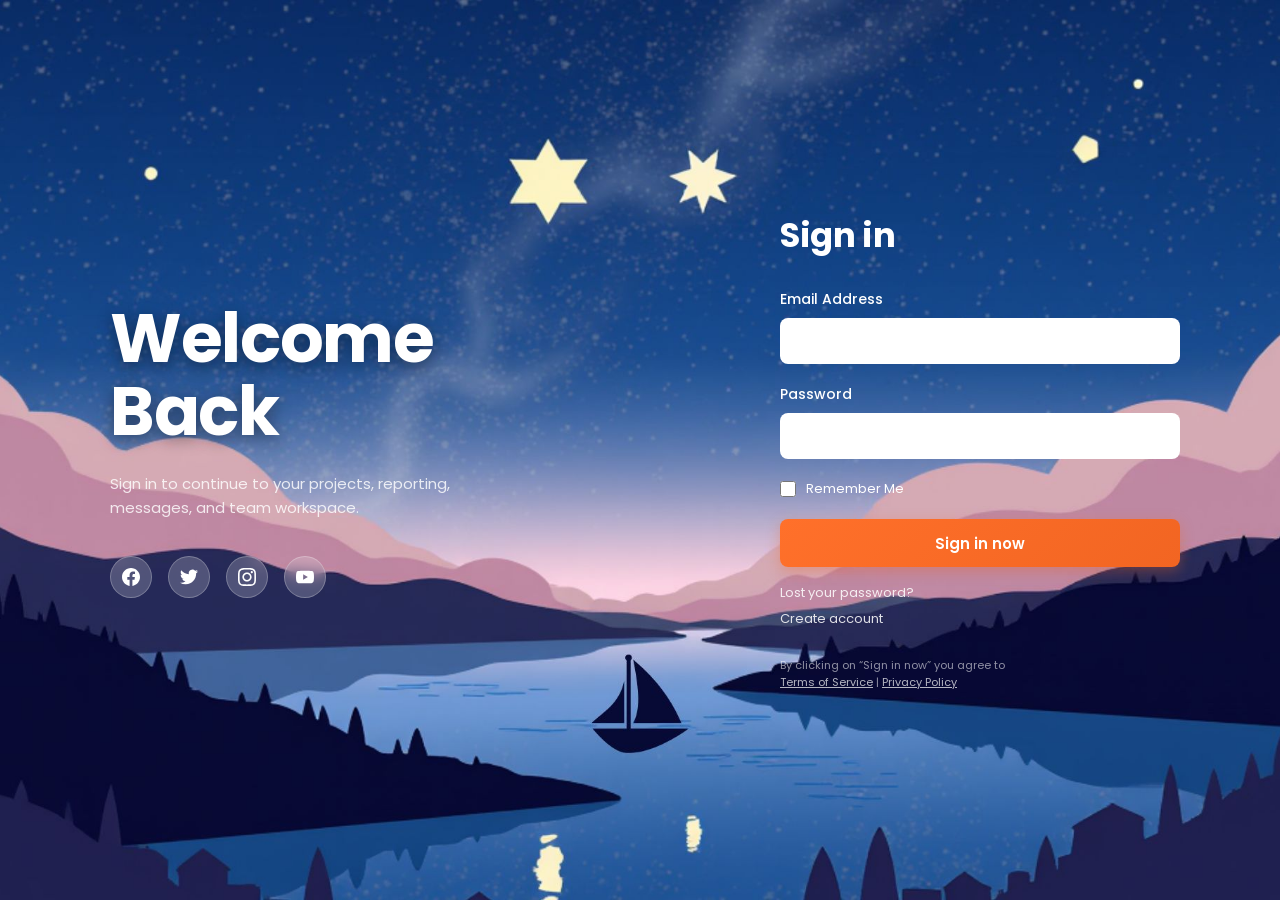
<file: messages.html>
<!DOCTYPE html>
<html lang="en">
<head>
  <meta charset="UTF-8">
  <meta name="viewport" content="width=device-width, initial-scale=1.0">
  <title>Messages — COURSETO</title>
  <link rel="stylesheet" href="css/style.css">
  <link rel="icon" type="image/jpeg" href="assets/logo.jpg">
</head>
<body class="wallpaper-bg">

  <div class="app-container">
    <aside class="app-sidebar">
      <div>
        <div class="sidebar-brand">
          <img src="assets/logo.jpg" alt="COURSETO Logo" class="sidebar-logo-img">
          <span class="sidebar-brand-name">COURSETO</span>
        </div>

        <nav class="sidebar-nav" aria-label="Main Navigation">
          <a href="dashboard.html" class="sidebar-link btn-hover-lift"><span>Dashboard</span></a>
          <a href="my-courses.html" class="sidebar-link btn-hover-lift"><span>My Courses</span></a>
          <a href="browse-courses.html" class="sidebar-link btn-hover-lift"><span>Browse Courses</span></a>
          <a href="schedule.html" class="sidebar-link btn-hover-lift"><span>Schedule</span></a>
          <a href="messages.html" class="sidebar-link active btn-hover-lift"><span>Messages</span></a>
          <a href="certificates.html" class="sidebar-link btn-hover-lift"><span>Certificates</span></a>
        </nav>
      </div>

      <div class="sidebar-footer">
        <button type="button" class="sidebar-logout-btn action-logout btn-hover-lift">
          <svg width="16" height="16" fill="none" stroke="currentColor" stroke-width="2" stroke-linecap="round" stroke-linejoin="round" viewBox="0 0 24 24">
            <path d="M9 21H5a2 2 0 0 1-2-2V5a2 2 0 0 1 2-2h4"></path>
            <polyline points="16 17 21 12 16 7"></polyline>
            <line x1="21" y1="12" x2="9" y2="12"></line>
          </svg>
          <span>Log Out</span>
        </button>
      </div>
    </aside>

    <div class="app-main">
      <header class="app-header">
        <div>
          <h1 id="headerGreetingTitle" class="header-greeting-title">Messages</h1>
          <p class="header-greeting-sub">Chat directly with your course instructors and peer study groups.</p>
        </div>

        <div class="header-right">
          <button type="button" id="notificationBell" class="notification-bell btn-hover-lift" aria-label="Notifications" title="Notifications">
            <svg class="bell-icon-svg" viewBox="0 0 24 24">
              <path d="M12 22c1.1 0 2-.9 2-2h-4c0 1.1.9 2 2 2zm6-6v-5c0-3.07-1.63-5.64-4.5-6.32V4c0-.83-.67-1.5-1.5-1.5s-1.5.67-1.5 1.5v.68C7.64 5.36 6 7.92 6 11v5l-2 2v1h16v-1l-2-2zm-2 1H8v-6c0-2.48 1.51-4.5 4-4.5s4 2.02 4 4.5v6z"/>
            </svg>
            <span class="notification-badge"></span>
          </button>

          <div class="user-avatar-container">
            <div id="userAvatar" class="user-avatar btn-hover-lift" role="button">S</div>
            <div id="userMenuDropdown" class="user-menu-dropdown">
              <div class="user-menu-header">
                <div id="menuUserName" class="user-menu-name">Sarah</div>
                <div id="menuUserEmail" class="user-menu-email">sarah@example.com</div>
              </div>
              <a href="dashboard.html" class="user-menu-item">Dashboard</a>
              <a href="my-courses.html" class="user-menu-item">My Courses</a>
              <button type="button" class="user-menu-item logout-action action-logout">Sign Out</button>
            </div>
          </div>
        </div>
      </header>

      <main class="placeholder-content">
        <div class="placeholder-card">
          <div class="placeholder-icon">💬</div>
          <h2 class="placeholder-title">Instructor Inbox</h2>
          <p class="placeholder-desc">John Smith: "Welcome to Lesson 8! Let me know if you have any questions on DOM manipulation."</p>
          <a href="dashboard.html" class="btn-primary btn-hover-lift">Back to Dashboard</a>
        </div>
      </main>
    </div>
  </div>

  <script src="js/auth.js"></script>
  <script src="js/dashboard.js"></script>
</body>
</html>
</file>
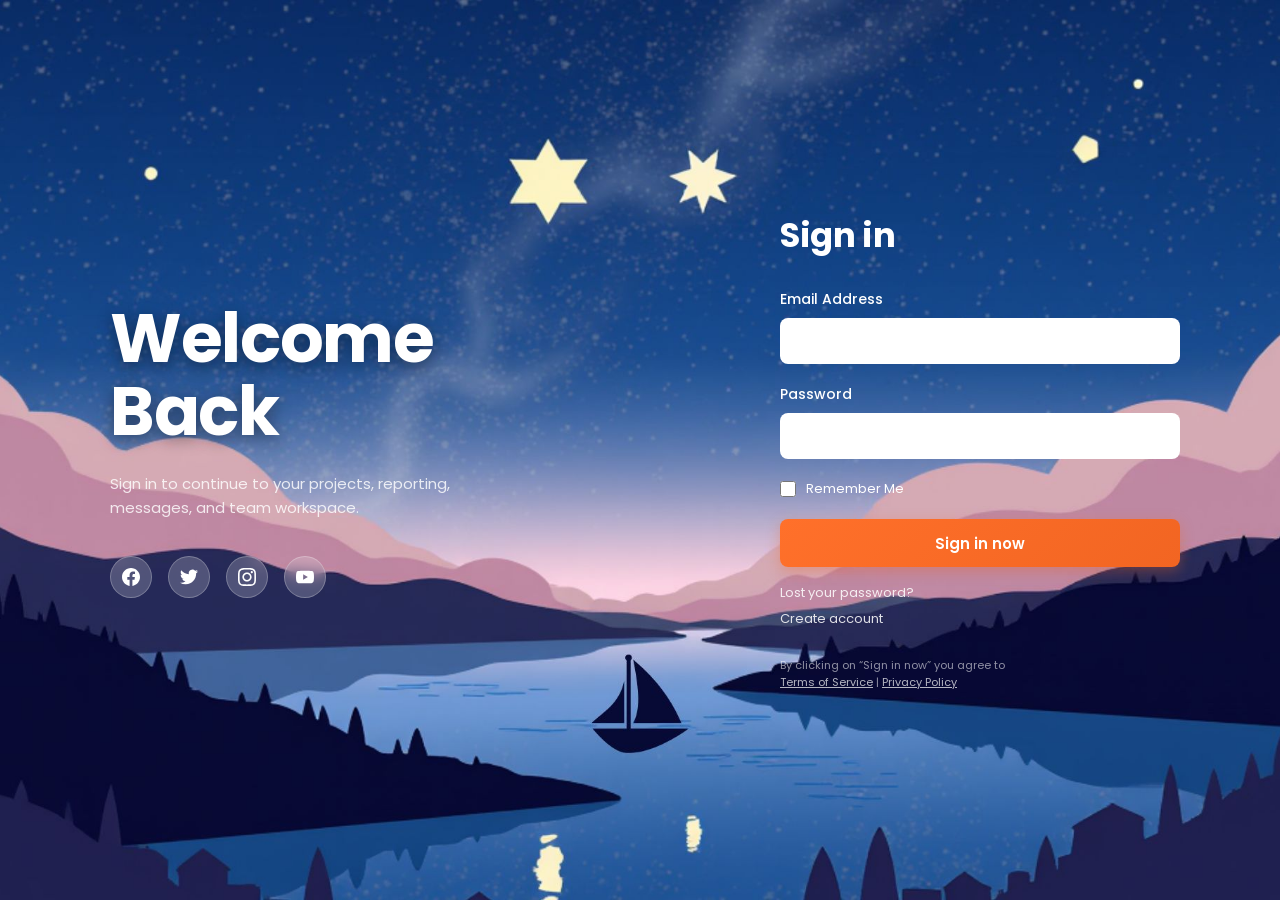
<file: my-courses.html>
<!DOCTYPE html>
<html lang="en">
<head>
  <meta charset="UTF-8">
  <meta name="viewport" content="width=device-width, initial-scale=1.0">
  <title>My Courses — COURSETO</title>
  <link rel="stylesheet" href="css/style.css">
  <link rel="icon" type="image/jpeg" href="assets/logo.jpg">
</head>
<body class="wallpaper-bg">

  <!-- Main App Window Frame matching MY COURSE page.png -->
  <div class="app-container">
    
    <!-- Left Sidebar -->
    <aside class="app-sidebar">
      <div>
        <div class="sidebar-brand">
          <img src="assets/logo.jpg" alt="COURSETO Logo" class="sidebar-logo-img">
          <span class="sidebar-brand-name">COURSETO</span>
        </div>

        <nav class="sidebar-nav" aria-label="Main Navigation">
          <a href="dashboard.html" class="sidebar-link btn-hover-lift">
            <span>Dashboard</span>
          </a>
          <!-- Active on this page -->
          <a href="my-courses.html" class="sidebar-link active btn-hover-lift">
            <span>My Courses</span>
          </a>
          <a href="browse-courses.html" class="sidebar-link btn-hover-lift">
            <span>Browse Courses</span>
          </a>
          <a href="schedule.html" class="sidebar-link btn-hover-lift">
            <span>Schedule</span>
          </a>
          <a href="messages.html" class="sidebar-link btn-hover-lift">
            <span>Messages</span>
          </a>
          <a href="certificates.html" class="sidebar-link btn-hover-lift">
            <span>Certificates</span>
          </a>
        </nav>
      </div>

      <div class="sidebar-footer">
        <button type="button" class="sidebar-logout-btn action-logout btn-hover-lift" title="Log out of your account">
          <svg width="16" height="16" fill="none" stroke="currentColor" stroke-width="2" stroke-linecap="round" stroke-linejoin="round" viewBox="0 0 24 24">
            <path d="M9 21H5a2 2 0 0 1-2-2V5a2 2 0 0 1 2-2h4"></path>
            <polyline points="16 17 21 12 16 7"></polyline>
            <line x1="21" y1="12" x2="9" y2="12"></line>
          </svg>
          <span>Log Out</span>
        </button>
      </div>
    </aside>

    <!-- Main Content Panel -->
    <div class="app-main">
      
      <!-- Top Header matching MY COURSE page.png -->
      <header class="app-header">
        <div>
          <!-- Dynamic greeting: "Course Of: (Nick Name of the User)" -->
          <h1 id="myCoursesHeaderTitle" class="header-greeting-title">Course Of: Student</h1>
        </div>

        <div class="header-right">
          <!-- Notification Bell -->
          <button type="button" id="notificationBell" class="notification-bell btn-hover-lift" aria-label="Notifications" title="Notifications">
            <svg class="bell-icon-svg" viewBox="0 0 24 24">
              <path d="M12 22c1.1 0 2-.9 2-2h-4c0 1.1.9 2 2 2zm6-6v-5c0-3.07-1.63-5.64-4.5-6.32V4c0-.83-.67-1.5-1.5-1.5s-1.5.67-1.5 1.5v.68C7.64 5.36 6 7.92 6 11v5l-2 2v1h16v-1l-2-2zm-2 1H8v-6c0-2.48 1.51-4.5 4-4.5s4 2.02 4 4.5v6z"/>
            </svg>
            <span class="notification-badge"></span>
          </button>

          <!-- Circular User Avatar with First Letter of Nickname -->
          <div class="user-avatar-container">
            <div id="userAvatar" class="user-avatar btn-hover-lift" role="button" aria-haspopup="true" aria-expanded="false" title="Account Menu">
              S
            </div>

            <!-- Profile Dropdown -->
            <div id="userMenuDropdown" class="user-menu-dropdown">
              <div class="user-menu-header">
                <div id="menuUserName" class="user-menu-name">Sarah</div>
                <div id="menuUserEmail" class="user-menu-email">sarah@example.com</div>
              </div>
              <a href="dashboard.html" class="user-menu-item">
                <svg width="15" height="15" fill="none" stroke="currentColor" stroke-width="2" viewBox="0 0 24 24">
                  <rect x="3" y="3" width="7" height="7"></rect>
                  <rect x="14" y="3" width="7" height="7"></rect>
                  <rect x="14" y="14" width="7" height="7"></rect>
                  <rect x="3" y="14" width="7" height="7"></rect>
                </svg>
                Dashboard
              </a>
              <a href="#settings" class="user-menu-item" onclick="alert('Account settings feature coming soon.'); return false;">
                <svg width="15" height="15" fill="none" stroke="currentColor" stroke-width="2" viewBox="0 0 24 24">
                  <circle cx="12" cy="12" r="3"></circle>
                  <path d="M19.4 15a1.65 1.65 0 0 0 .33 1.82l.06.06a2 2 0 0 1 0 2.83 2 2 0 0 1-2.83 0l-.06-.06a1.65 1.65 0 0 0-1.82-.33 1.65 1.65 0 0 0-1 1.51V21a2 2 0 0 1-2 2 2 2 0 0 1-2-2v-.09A1.65 1.65 0 0 0 9 19.4a1.65 1.65 0 0 0-1.82.33l-.06.06a2 2 0 0 1-2.83 0 2 2 0 0 1 0-2.83l.06-.06a1.65 1.65 0 0 0 .33-1.82 1.65 1.65 0 0 0-1.51-1H3a2 2 0 0 1-2-2 2 2 0 0 1 2-2h.09A1.65 1.65 0 0 0 4.6 9a1.65 1.65 0 0 0-.33-1.82l-.06-.06a2 2 0 0 1 0-2.83 2 2 0 0 1 2.83 0l.06.06a1.65 1.65 0 0 0 1.82.33H9a1.65 1.65 0 0 0 1-1.51V3a2 2 0 0 1 2-2 2 2 0 0 1 2 2v.09a1.65 1.65 0 0 0 1 1.51 1.65 1.65 0 0 0 1.82-.33l.06-.06a2 2 0 0 1 2.83 0 2 2 0 0 1 0 2.83l-.06.06a1.65 1.65 0 0 0-.33 1.82V9a1.65 1.65 0 0 0 1.51 1H21a2 2 0 0 1 2 2 2 2 0 0 1-2 2h-.09a1.65 1.65 0 0 0-1.51 1z"></path>
                </svg>
                Settings
              </a>
              <button type="button" class="user-menu-item logout-action action-logout">
                <svg width="15" height="15" fill="none" stroke="currentColor" stroke-width="2" viewBox="0 0 24 24">
                  <path d="M9 21H5a2 2 0 0 1-2-2V5a2 2 0 0 1 2-2h4"></path>
                  <polyline points="16 17 21 12 16 7"></polyline>
                  <line x1="21" y1="12" x2="9" y2="12"></line>
                </svg>
                Sign Out
              </button>
            </div>
          </div>
        </div>
      </header>

      <!-- Main My Courses Content Area matching MY COURSE page.png -->
      <main class="my-courses-body">
        
        <!-- Left Featured Course Card -->
        <article class="featured-course-card">
          <div>
            <div class="featured-header-row">
              <img src="assets/web-dev-illustration.jpg" alt="Web Development" class="featured-illus">
              <div class="featured-header-text">
                <h2 class="featured-course-title">Web Development Fundamentals</h2>
                <p class="featured-course-desc">
                  Learn HTML, CSS, JavaScript and the basics of web development.
                </p>
              </div>
            </div>

            <div class="featured-info-block">
              <div class="featured-instructor">Instructor: John Smith</div>
              <div class="featured-progress-label">Progress</div>

              <div class="featured-progress-bar-row">
                <div class="progress-track" role="progressbar" aria-valuenow="72" aria-valuemin="0" aria-valuemax="100">
                  <div class="progress-fill" style="width: 72%;"></div>
                </div>
                <span class="progress-percentage">72%</span>
              </div>

              <div class="featured-lesson-count">8 of 12 lessons completed</div>
            </div>
          </div>

          <div class="featured-footer-row">
            <span class="featured-last-access">Last accessed: September 25, 2026</span>
            <button type="button" class="btn-primary btn-hover-lift action-continue-lesson">
              Continue
            </button>
          </div>
        </article>

        <!-- Right Side Courses Column (Python Basics, UI/UX Design) -->
        <div class="side-courses-col">
          
          <!-- Card 1: Python Basics -->
          <article class="side-course-card">
            <div class="side-course-icon" title="Python">
              <svg width="42" height="42" viewBox="0 0 128 128">
                <path fill="#387EB8" d="M63.4 3.7c-29.2 0-27.4 12.7-27.4 12.7l.1 13.1h27.9v3.9H25s-18.7 2.1-18.7 27.2c0 25.1 16.3 24.2 16.3 24.2h9.7v-13.6s-.5-16.3 16-16.3h27.3s15.5.3 15.5-15V19.1s2.4-15.4-27.7-15.4zm-15 8.7c2.8 0 5 2.2 5 5s-2.2 5-5 5-5-2.2-5-5 2.2-5 5-5z"/>
                <path fill="#FFE052" d="M64.6 124.3c29.2 0 27.4-12.7 27.4-12.7l-.1-13.1H64v-3.9h38.9s18.7-2.1 18.7-27.2c0-25.1-16.3-24.2-16.3-24.2h-9.7v13.6s.5 16.3-16 16.3H52.3s-15.5-.3-15.5 15v20.8s-2.4 15.4 27.8 15.4zm15-8.7c-2.8 0-5-2.2-5-5s2.2-5 5-5 5 2.2 5 5-2.2 5-5 5z"/>
              </svg>
            </div>
            <h3 class="side-course-title">Python Basics</h3>
            
            <div class="course-mini-progress-row">
              <div class="progress-track-sm" role="progressbar" aria-valuenow="35" aria-valuemin="0" aria-valuemax="100">
                <div class="progress-fill" style="width: 35%;"></div>
              </div>
              <span class="progress-percentage-sm">35%</span>
            </div>

            <button type="button" class="btn-primary btn-hover-lift action-view-course" data-course="Python Basics" style="width: 100%; height: 38px; font-size: 13px; padding: 0;">
              View Course
            </button>
          </article>

          <!-- Card 2: UI/UX Design -->
          <article class="side-course-card">
            <div class="side-course-icon" title="UI/UX">
              <svg width="42" height="42" viewBox="0 0 100 100" fill="none">
                <rect width="100" height="100" rx="20" fill="#f8fafc"/>
                <text x="18" y="65" font-family="'Poppins', sans-serif" font-weight="800" font-size="44" fill="#0284c7">U</text>
                <text x="50" y="65" font-family="'Poppins', sans-serif" font-weight="800" font-size="44" fill="#8b5cf6">X</text>
              </svg>
            </div>
            <h3 class="side-course-title">UI/UX Design</h3>
            
            <div class="course-mini-progress-row">
              <div class="progress-track-sm" role="progressbar" aria-valuenow="53" aria-valuemin="0" aria-valuemax="100">
                <div class="progress-fill" style="width: 53%;"></div>
              </div>
              <span class="progress-percentage-sm">53%</span>
            </div>

            <button type="button" class="btn-primary btn-hover-lift action-view-course" data-course="UI/UX Design" style="width: 100%; height: 38px; font-size: 13px; padding: 0;">
              View Course
            </button>
          </article>

        </div>

      </main>

    </div>
  </div>

  <script src="js/auth.js"></script>
  <script src="js/my-courses.js"></script>
</body>
</html>
</file>
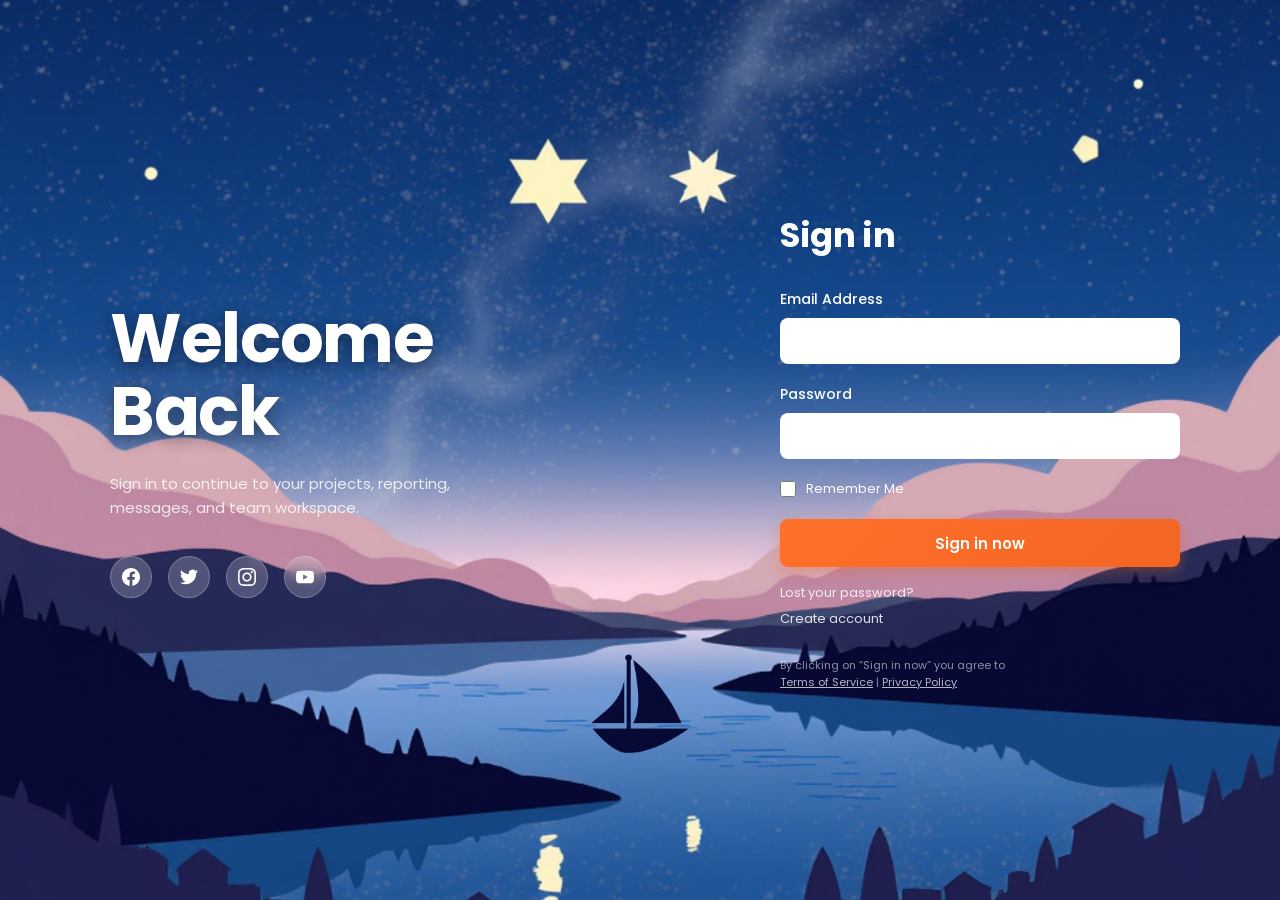
<file: schedule.html>
<!DOCTYPE html>
<html lang="en">
<head>
  <meta charset="UTF-8">
  <meta name="viewport" content="width=device-width, initial-scale=1.0">
  <title>Schedule — COURSETO</title>
  <link rel="stylesheet" href="css/style.css">
  <link rel="icon" type="image/jpeg" href="assets/logo.jpg">
</head>
<body class="wallpaper-bg">

  <div class="app-container">
    <aside class="app-sidebar">
      <div>
        <div class="sidebar-brand">
          <img src="assets/logo.jpg" alt="COURSETO Logo" class="sidebar-logo-img">
          <span class="sidebar-brand-name">COURSETO</span>
        </div>

        <nav class="sidebar-nav" aria-label="Main Navigation">
          <a href="dashboard.html" class="sidebar-link btn-hover-lift"><span>Dashboard</span></a>
          <a href="my-courses.html" class="sidebar-link btn-hover-lift"><span>My Courses</span></a>
          <a href="browse-courses.html" class="sidebar-link btn-hover-lift"><span>Browse Courses</span></a>
          <a href="schedule.html" class="sidebar-link active btn-hover-lift"><span>Schedule</span></a>
          <a href="messages.html" class="sidebar-link btn-hover-lift"><span>Messages</span></a>
          <a href="certificates.html" class="sidebar-link btn-hover-lift"><span>Certificates</span></a>
        </nav>
      </div>

      <div class="sidebar-footer">
        <button type="button" class="sidebar-logout-btn action-logout btn-hover-lift">
          <svg width="16" height="16" fill="none" stroke="currentColor" stroke-width="2" stroke-linecap="round" stroke-linejoin="round" viewBox="0 0 24 24">
            <path d="M9 21H5a2 2 0 0 1-2-2V5a2 2 0 0 1 2-2h4"></path>
            <polyline points="16 17 21 12 16 7"></polyline>
            <line x1="21" y1="12" x2="9" y2="12"></line>
          </svg>
          <span>Log Out</span>
        </button>
      </div>
    </aside>

    <div class="app-main">
      <header class="app-header">
        <div>
          <h1 id="headerGreetingTitle" class="header-greeting-title">Schedule</h1>
          <p class="header-greeting-sub">Track upcoming live lectures, mentoring sessions, and project deadlines.</p>
        </div>

        <div class="header-right">
          <button type="button" id="notificationBell" class="notification-bell btn-hover-lift" aria-label="Notifications" title="Notifications">
            <svg class="bell-icon-svg" viewBox="0 0 24 24">
              <path d="M12 22c1.1 0 2-.9 2-2h-4c0 1.1.9 2 2 2zm6-6v-5c0-3.07-1.63-5.64-4.5-6.32V4c0-.83-.67-1.5-1.5-1.5s-1.5.67-1.5 1.5v.68C7.64 5.36 6 7.92 6 11v5l-2 2v1h16v-1l-2-2zm-2 1H8v-6c0-2.48 1.51-4.5 4-4.5s4 2.02 4 4.5v6z"/>
            </svg>
            <span class="notification-badge"></span>
          </button>

          <div class="user-avatar-container">
            <div id="userAvatar" class="user-avatar btn-hover-lift" role="button">S</div>
            <div id="userMenuDropdown" class="user-menu-dropdown">
              <div class="user-menu-header">
                <div id="menuUserName" class="user-menu-name">Sarah</div>
                <div id="menuUserEmail" class="user-menu-email">sarah@example.com</div>
              </div>
              <a href="dashboard.html" class="user-menu-item">Dashboard</a>
              <a href="my-courses.html" class="user-menu-item">My Courses</a>
              <button type="button" class="user-menu-item logout-action action-logout">Sign Out</button>
            </div>
          </div>
        </div>
      </header>

      <main class="placeholder-content">
        <div class="placeholder-card">
          <div class="placeholder-icon">📅</div>
          <h2 class="placeholder-title">Learning Schedule</h2>
          <p class="placeholder-desc">No conflicting sessions today. Your next lecture is scheduled for tomorrow at 2:00 PM.</p>
          <a href="dashboard.html" class="btn-primary btn-hover-lift">Back to Dashboard</a>
        </div>
      </main>
    </div>
  </div>

  <script src="js/auth.js"></script>
  <script src="js/dashboard.js"></script>
</body>
</html>
</file>
<file: css/style.css>
/* ==========================================================================
   COURSETO - Online Learning Platform
   Main Stylesheet
   ========================================================================== */

@import url('https://fonts.googleapis.com/css2?family=Poppins:ital,wght@0,300;0,400;0,500;0,600;0,700;1,400&display=swap');

:root {
  /* Color Palette matching reference designs */
  --bg-navy-deep: #0b1526;
  --bg-navy-sidebar: #17243c;
  --bg-sidebar-btn: #264280;
  --bg-sidebar-btn-hover: #31529d;
  --bg-sidebar-btn-active: #3562d2;
  --color-primary-blue: #3361d8;
  --color-primary-blue-hover: #264ebd;
  --color-accent-orange: #f26522;
  --color-accent-orange-hover: #dc5617;
  --color-teal: #2ab39e;
  --color-teal-track: #e6eaf5;
  --color-green-avatar: #1b5e20;
  --color-yellow-bell: #facc15;
  
  --text-dark: #1a253c;
  --text-heading: #182236;
  --text-muted: #64748b;
  --text-light-muted: #94a3b8;
  --text-white: #ffffff;
  
  --card-bg: #ffffff;
  --app-shell-bg: #f3f6fa;
  --input-bg-light: #f0f3f6;
  
  --color-error: #ef4444;
  --color-error-bg: #fef2f2;
  --color-success: #10b981;
  
  /* Radii & Shadows */
  --radius-sm: 8px;
  --radius-md: 12px;
  --radius-lg: 18px;
  --radius-xl: 24px;
  --radius-pill: 9999px;
  
  --shadow-card: 0 4px 16px rgba(15, 23, 42, 0.05);
  --shadow-card-hover: 0 8px 24px rgba(15, 23, 42, 0.08);
  --shadow-modal: 0 25px 60px -15px rgba(3, 8, 20, 0.7);
  --shadow-btn: 0 4px 12px rgba(51, 97, 216, 0.25);
  --shadow-btn-orange: 0 4px 14px rgba(242, 101, 34, 0.35);
  
  /* Font */
  --font-family: 'Poppins', -apple-system, BlinkMacSystemFont, 'Segoe UI', Roboto, sans-serif;
  --transition-fast: all 0.25s cubic-bezier(0.4, 0, 0.2, 1);
}

/* ==========================================================================
   Reset & Base
   ========================================================================== */
* {
  margin: 0;
  padding: 0;
  box-sizing: border-box;
}

html, body {
  min-height: 100vh;
  font-family: var(--font-family);
  color: var(--text-dark);
  background-color: var(--bg-navy-deep);
  -webkit-font-smoothing: antialiased;
  -moz-osx-font-smoothing: grayscale;
}

/* ==========================================================================
   Global High-Definition Background Configuration
   Applied consistently to all pages (Login, Create Account, Dashboard, My Courses, etc.)
   Ensures sharp, high-resolution rendering without blur, overlays, or distortion.
   ========================================================================== */
.wallpaper-bg {
  min-height: 100vh;
  width: 100%;
  background-color: var(--bg-navy-deep);
  background-image: url('../assets/background.jpg?v=3');
  background-size: cover;
  background-position: center center;
  background-repeat: no-repeat;
  background-attachment: fixed;
  display: flex;
  align-items: center;
  justify-content: center;
  position: relative;
  overflow-x: hidden;
  padding: 24px 16px;
  -webkit-backface-visibility: hidden;
  backface-visibility: hidden;
  transform: translateZ(0);
}

/* High-DPI, Retina & 4K Displays (prevents any softness on high-resolution screens) */
@media (-webkit-min-device-pixel-ratio: 1.5), (min-resolution: 144dpi), (min-width: 1921px) {
  .wallpaper-bg {
    background-image: url('../assets/background@2x.jpg?v=3');
  }
}

/* ==========================================================================
   Interactive Lift Hover Animations (Required: ~0.2s - 0.3s)
   ========================================================================== */
.btn-hover-lift,
.btn-primary,
.btn-orange,
.btn-sidebar,
.notification-bell,
.user-avatar,
.social-icon-btn,
.btn-card {
  transition: transform 0.25s ease, box-shadow 0.25s ease, background-color 0.25s ease, opacity 0.25s ease;
}

.btn-hover-lift:hover,
.btn-primary:hover,
.btn-orange:hover,
.btn-sidebar:hover,
.notification-bell:hover,
.user-avatar:hover,
.social-icon-btn:hover,
.btn-card:hover {
  transform: translateY(-2px);
}

.btn-hover-lift:active,
.btn-primary:active,
.btn-orange:active,
.btn-sidebar:active,
.btn-card:active {
  transform: translateY(0);
}

/* ==========================================================================
   Common Typography & Utility
   ========================================================================== */
a {
  color: inherit;
  text-decoration: none;
}

button {
  font-family: var(--font-family);
  cursor: pointer;
  border: none;
  outline: none;
}

input {
  font-family: var(--font-family);
  outline: none;
}

/* ==========================================================================
   AUTH LAYOUT (Login & Create Account)
   ========================================================================== */
.auth-wrapper {
  width: 100%;
  max-width: 1140px;
  min-height: 80vh;
  display: flex;
  align-items: center;
  justify-content: space-between;
  gap: 40px;
  position: relative;
  z-index: 10;
  padding: 20px;
}

/* Left Hero Section */
.auth-hero {
  flex: 1;
  max-width: 480px;
  color: var(--text-white);
  padding: 20px;
}

.auth-hero-title {
  font-size: 68px;
  font-weight: 700;
  line-height: 1.08;
  letter-spacing: -0.02em;
  margin-bottom: 24px;
  text-shadow: 0 4px 16px rgba(0, 0, 0, 0.4);
}

.auth-hero-desc {
  font-size: 15px;
  font-weight: 400;
  line-height: 1.6;
  color: rgba(255, 255, 255, 0.82);
  margin-bottom: 36px;
  max-width: 400px;
}

.social-links {
  display: flex;
  align-items: center;
  gap: 16px;
}

.social-icon-btn {
  width: 42px;
  height: 42px;
  border-radius: 50%;
  background: rgba(255, 255, 255, 0.2);
  backdrop-filter: blur(8px);
  display: flex;
  align-items: center;
  justify-content: center;
  color: var(--text-white);
  border: 1px solid rgba(255, 255, 255, 0.25);
  font-size: 16px;
}

.social-icon-btn:hover {
  background: rgba(255, 255, 255, 0.35);
  box-shadow: 0 4px 12px rgba(0, 0, 0, 0.2);
}

/* Right Section for Login (Transparent / On Background) */
.auth-login-box {
  width: 100%;
  max-width: 420px;
  color: var(--text-white);
  padding: 10px;
}

.auth-login-title {
  font-size: 34px;
  font-weight: 700;
  margin-bottom: 28px;
  letter-spacing: -0.01em;
}

.form-group {
  margin-bottom: 20px;
  display: flex;
  flex-direction: column;
}

.form-label {
  font-size: 14px;
  font-weight: 500;
  color: var(--text-white);
  margin-bottom: 8px;
}

.form-label-muted {
  font-size: 12px;
  font-weight: 600;
  letter-spacing: 0.05em;
  color: #64748b;
  text-transform: uppercase;
  margin-bottom: 6px;
}

.input-field {
  width: 100%;
  height: 46px;
  padding: 0 16px;
  font-size: 14px;
  color: #1e293b;
  background: #ffffff;
  border: 2px solid transparent;
  border-radius: var(--radius-sm);
  transition: var(--transition-fast);
}

.input-field:focus {
  border-color: #f26522;
  box-shadow: 0 0 0 3px rgba(242, 101, 34, 0.2);
}

.input-field-light {
  background: var(--input-bg-light);
  border: 2px solid transparent;
  border-radius: var(--radius-pill);
  height: 48px;
  padding: 0 20px;
  color: #1e293b;
}

.input-field-light:focus {
  background: #ffffff;
  border-color: var(--color-primary-blue);
  box-shadow: 0 0 0 3px rgba(51, 97, 216, 0.15);
}

/* Error state */
.input-error {
  border-color: var(--color-error) !important;
  box-shadow: 0 0 0 3px rgba(239, 68, 68, 0.2) !important;
}

.error-message {
  color: #ff6b6b;
  font-size: 13px;
  margin-top: 6px;
  font-weight: 500;
  display: none;
}

.error-message.visible {
  display: block;
}

.form-check-row {
  display: flex;
  align-items: center;
  gap: 10px;
  margin: 12px 0 20px 0;
  font-size: 13px;
  user-select: none;
}

.form-check-row input[type="checkbox"] {
  width: 16px;
  height: 16px;
  accent-color: #f26522;
  cursor: pointer;
}

.form-check-row-light {
  color: #475569;
}

.form-check-row-light input[type="checkbox"] {
  accent-color: var(--color-primary-blue);
}

.btn-orange {
  width: 100%;
  height: 48px;
  background: linear-gradient(135deg, #ff702a 0%, #f26522 100%);
  color: var(--text-white);
  font-size: 15px;
  font-weight: 600;
  border-radius: var(--radius-sm);
  box-shadow: var(--shadow-btn-orange);
  display: flex;
  align-items: center;
  justify-content: center;
  margin-bottom: 16px;
}

.btn-orange:hover {
  background: linear-gradient(135deg, #ff7d3b 0%, #e05412 100%);
}

.btn-blue-rounded {
  width: 100%;
  height: 48px;
  background: #1982c4;
  color: var(--text-white);
  font-size: 14px;
  font-weight: 700;
  letter-spacing: 0.05em;
  text-transform: uppercase;
  border-radius: var(--radius-pill);
  box-shadow: 0 4px 12px rgba(25, 130, 196, 0.3);
  display: flex;
  align-items: center;
  justify-content: center;
  margin-top: 8px;
  margin-bottom: 20px;
}

.btn-blue-rounded:hover {
  background: #1470aa;
}

.auth-links {
  display: flex;
  flex-direction: column;
  gap: 6px;
  font-size: 13px;
  margin-bottom: 28px;
}

.auth-links a {
  color: rgba(255, 255, 255, 0.85);
  transition: color 0.2s;
  width: fit-content;
}

.auth-links a:hover {
  color: #ffffff;
  text-decoration: underline;
}

.auth-footer-terms {
  font-size: 11px;
  color: rgba(255, 255, 255, 0.55);
  line-height: 1.5;
}

.auth-footer-terms a {
  color: rgba(255, 255, 255, 0.7);
  text-decoration: underline;
}

/* Right Section for Create Account (White Card) */
.auth-card-white {
  width: 100%;
  max-width: 440px;
  background: var(--card-bg);
  border-radius: var(--radius-xl);
  padding: 40px 36px;
  box-shadow: 0 20px 50px rgba(0, 0, 0, 0.4);
  color: var(--text-dark);
}

.auth-card-title {
  font-size: 32px;
  font-weight: 700;
  text-align: center;
  color: #0f172a;
  line-height: 1.2;
  margin-bottom: 24px;
}

.divider-or {
  display: flex;
  align-items: center;
  text-align: center;
  margin: 16px 0;
  color: #94a3b8;
  font-size: 13px;
}

.divider-or::before,
.divider-or::after {
  content: '';
  flex: 1;
  border-bottom: 1px solid #e2e8f0;
}

.divider-or span {
  padding: 0 12px;
}

.social-auth-grid {
  display: grid;
  grid-template-columns: 1fr 1fr;
  gap: 12px;
  margin-bottom: 20px;
}

.btn-social-fb,
.btn-social-google {
  height: 42px;
  border-radius: var(--radius-pill);
  display: flex;
  align-items: center;
  justify-content: center;
  gap: 8px;
  color: var(--text-white);
  font-size: 13px;
  font-weight: 600;
  text-decoration: none;
}

.btn-social-fb {
  background: #3b5998;
}

.btn-social-fb:hover {
  background: #2d4373;
}

.btn-social-google {
  background: #db4437;
}

.btn-social-google:hover {
  background: #c23321;
}

.back-to-signin-link {
  display: block;
  text-align: center;
  font-size: 13px;
  color: #64748b;
  text-decoration: underline;
  transition: color 0.2s;
}

.back-to-signin-link:hover {
  color: var(--color-primary-blue);
}

/* Toast Notification */
.toast-notice {
  position: fixed;
  top: 24px;
  right: 24px;
  background: #10b981;
  color: #ffffff;
  padding: 14px 22px;
  border-radius: var(--radius-md);
  box-shadow: 0 10px 25px rgba(0, 0, 0, 0.25);
  font-size: 14px;
  font-weight: 500;
  z-index: 9999;
  display: flex;
  align-items: center;
  gap: 10px;
  transform: translateY(-20px);
  opacity: 0;
  pointer-events: none;
  transition: all 0.3s cubic-bezier(0.16, 1, 0.3, 1);
}

.toast-notice.show {
  transform: translateY(0);
  opacity: 1;
  pointer-events: auto;
}

.toast-notice.error {
  background: #ef4444;
}

/* ==========================================================================
   APP SHELL (Dashboard, My Courses, etc.)
   ========================================================================== */
.app-container {
  width: 92%;
  max-width: 1140px;
  min-height: 640px;
  background: var(--app-shell-bg);
  border-radius: 28px;
  box-shadow: var(--shadow-modal);
  display: flex;
  overflow: hidden;
  position: relative;
  z-index: 10;
  border: 1px solid rgba(255, 255, 255, 0.12);
}

/* Sidebar */
.app-sidebar {
  width: 220px;
  min-width: 220px;
  background: var(--bg-navy-sidebar);
  padding: 24px 16px;
  display: flex;
  flex-direction: column;
  justify-content: space-between;
}

.sidebar-brand {
  display: flex;
  flex-direction: column;
  align-items: center;
  margin-bottom: 28px;
}

.sidebar-logo-img {
  width: 72px;
  height: 72px;
  object-fit: cover;
  border-radius: 50%;
  margin-bottom: 8px;
  box-shadow: 0 4px 12px rgba(0, 0, 0, 0.3);
}

.sidebar-brand-name {
  color: var(--text-white);
  font-size: 15px;
  font-weight: 700;
  letter-spacing: 0.08em;
  text-transform: uppercase;
}

.sidebar-nav {
  display: flex;
  flex-direction: column;
  gap: 12px;
  flex: 1;
}

.sidebar-link {
  display: flex;
  align-items: center;
  justify-content: center;
  height: 44px;
  background: var(--bg-sidebar-btn);
  color: var(--text-white);
  font-size: 14px;
  font-weight: 500;
  border-radius: var(--radius-md);
  text-decoration: none;
  box-shadow: 0 2px 6px rgba(0, 0, 0, 0.15);
  position: relative;
}

.sidebar-link:hover {
  background: var(--bg-sidebar-btn-hover);
  color: var(--text-white);
}

.sidebar-link.active {
  background: var(--bg-sidebar-btn-active);
  font-weight: 600;
  box-shadow: 0 4px 14px rgba(53, 98, 210, 0.4);
}

.sidebar-footer {
  margin-top: 16px;
  border-top: 1px solid rgba(255, 255, 255, 0.08);
  padding-top: 14px;
}

.sidebar-logout-btn {
  width: 100%;
  height: 40px;
  background: rgba(239, 68, 68, 0.15);
  color: #fca5a5;
  border: 1px solid rgba(239, 68, 68, 0.3);
  border-radius: var(--radius-md);
  font-size: 13px;
  font-weight: 500;
  display: flex;
  align-items: center;
  justify-content: center;
  gap: 8px;
  transition: var(--transition-fast);
}

.sidebar-logout-btn:hover {
  background: #ef4444;
  color: #ffffff;
}

/* Main Area */
.app-main {
  flex: 1;
  display: flex;
  flex-direction: column;
  overflow-y: auto;
  background: var(--app-shell-bg);
}

/* Header */
.app-header {
  background: #ffffff;
  padding: 22px 32px;
  display: flex;
  align-items: center;
  justify-content: space-between;
  border-bottom: 1px solid #e9edf4;
  box-shadow: 0 2px 10px rgba(0, 0, 0, 0.02);
}

.header-greeting-title {
  font-size: 22px;
  font-weight: 700;
  color: var(--text-heading);
  line-height: 1.25;
}

.header-greeting-sub {
  font-size: 14px;
  color: var(--text-muted);
  margin-top: 2px;
}

.header-right {
  display: flex;
  align-items: center;
  gap: 20px;
  position: relative;
}

.notification-bell {
  width: 38px;
  height: 38px;
  display: flex;
  align-items: center;
  justify-content: center;
  cursor: pointer;
  position: relative;
  background: transparent;
  color: var(--color-yellow-bell);
}

.bell-icon-svg {
  width: 28px;
  height: 28px;
  fill: #ffd000;
  filter: drop-shadow(0 2px 4px rgba(250, 204, 21, 0.3));
}

.notification-badge {
  position: absolute;
  top: 4px;
  right: 6px;
  width: 8px;
  height: 8px;
  background: #ef4444;
  border-radius: 50%;
  border: 1.5px solid #ffffff;
}

/* Dynamic User Avatar */
.user-avatar-container {
  position: relative;
}

.user-avatar {
  width: 44px;
  height: 44px;
  border-radius: 50%;
  background: var(--color-green-avatar);
  color: var(--text-white);
  display: flex;
  align-items: center;
  justify-content: center;
  font-size: 20px;
  font-weight: 700;
  cursor: pointer;
  user-select: none;
  box-shadow: 0 2px 8px rgba(27, 94, 32, 0.3);
}

/* User Menu Dropdown */
.user-menu-dropdown {
  position: absolute;
  top: 54px;
  right: 0;
  background: #ffffff;
  border-radius: var(--radius-md);
  box-shadow: 0 10px 30px rgba(0, 0, 0, 0.15);
  border: 1px solid #e2e8f0;
  width: 220px;
  padding: 12px;
  z-index: 100;
  display: none;
  animation: fadeInDown 0.2s ease;
}

.user-menu-dropdown.active {
  display: block;
}

@keyframes fadeInDown {
  from {
    opacity: 0;
    transform: translateY(-8px);
  }
  to {
    opacity: 1;
    transform: translateY(0);
  }
}

.user-menu-header {
  padding-bottom: 10px;
  margin-bottom: 8px;
  border-bottom: 1px solid #f1f5f9;
}

.user-menu-name {
  font-size: 14px;
  font-weight: 600;
  color: var(--text-dark);
}

.user-menu-email {
  font-size: 12px;
  color: var(--text-muted);
  overflow: hidden;
  text-overflow: ellipsis;
  white-space: nowrap;
}

.user-menu-item {
  width: 100%;
  padding: 8px 10px;
  font-size: 13px;
  color: #334155;
  background: transparent;
  border-radius: 6px;
  text-align: left;
  display: flex;
  align-items: center;
  gap: 8px;
  transition: var(--transition-fast);
}

.user-menu-item:hover {
  background: #f1f5f9;
  color: var(--color-primary-blue);
}

.user-menu-item.logout-action {
  color: #ef4444;
}

.user-menu-item.logout-action:hover {
  background: #fef2f2;
}

/* ==========================================================================
   DASHBOARD CONTENT
   ========================================================================== */
.dashboard-content-body {
  padding: 24px 32px;
  display: grid;
  grid-template-columns: 1fr 280px;
  gap: 28px;
  flex: 1;
}

/* Left Column */
.dash-left-col {
  display: flex;
  flex-direction: column;
  gap: 28px;
}

/* Top Stats Cards */
.stats-grid {
  display: grid;
  grid-template-columns: repeat(3, 1fr);
  gap: 18px;
}

.stat-card {
  background: var(--card-bg);
  border-radius: var(--radius-md);
  padding: 20px;
  box-shadow: var(--shadow-card);
  border: 1px solid #e9edf4;
  display: flex;
  flex-direction: column;
  align-items: center;
  justify-content: center;
  text-align: center;
  min-height: 105px;
}

.stat-card-label {
  font-size: 15px;
  font-weight: 500;
  color: var(--text-heading);
  margin-bottom: 8px;
}

.stat-card-value {
  font-size: 22px;
  font-weight: 600;
  color: var(--text-heading);
}

/* Continue Learning Section */
.section-title {
  font-size: 16px;
  font-weight: 600;
  color: var(--text-heading);
  margin-bottom: 12px;
}

.continue-card {
  background: var(--card-bg);
  border-radius: var(--radius-lg);
  padding: 24px;
  box-shadow: var(--shadow-card);
  border: 1px solid #e9edf4;
}

.continue-course-title {
  font-size: 18px;
  font-weight: 600;
  color: var(--text-heading);
  margin-bottom: 4px;
}

.continue-lesson-info {
  font-size: 14px;
  color: var(--text-muted);
  margin-bottom: 18px;
}

.continue-progress-row {
  display: flex;
  align-items: center;
  gap: 16px;
}

.progress-track {
  flex: 1;
  height: 14px;
  background: var(--color-teal-track);
  border-radius: var(--radius-pill);
  overflow: hidden;
}

.progress-fill {
  height: 100%;
  background: var(--color-teal);
  border-radius: var(--radius-pill);
  transition: width 0.6s ease;
}

.progress-percentage {
  font-size: 14px;
  font-weight: 500;
  color: var(--text-heading);
  min-width: 36px;
}

.btn-primary {
  background: var(--color-primary-blue);
  color: var(--text-white);
  font-size: 14px;
  font-weight: 600;
  padding: 10px 24px;
  border-radius: var(--radius-sm);
  box-shadow: var(--shadow-btn);
  display: inline-flex;
  align-items: center;
  justify-content: center;
  white-space: nowrap;
}

.btn-primary:hover {
  background: var(--color-primary-blue-hover);
}

/* Right Column: My Courses Cards */
.dash-right-col {
  display: flex;
  flex-direction: column;
}

.courses-vertical-list {
  display: flex;
  flex-direction: column;
  gap: 14px;
}

.course-mini-card {
  background: var(--card-bg);
  border-radius: var(--radius-md);
  padding: 18px 20px;
  box-shadow: var(--shadow-card);
  border: 1px solid #e9edf4;
  display: flex;
  flex-direction: column;
  align-items: center;
  text-align: center;
}

.course-mini-name {
  font-size: 16px;
  font-weight: 600;
  color: var(--text-heading);
  margin-bottom: 10px;
}

.course-mini-progress-row {
  width: 100%;
  display: flex;
  align-items: center;
  gap: 8px;
  margin-bottom: 14px;
}

.progress-track-sm {
  flex: 1;
  height: 10px;
  background: var(--color-teal-track);
  border-radius: var(--radius-pill);
  overflow: hidden;
}

.progress-percentage-sm {
  font-size: 11px;
  font-weight: 500;
  color: var(--text-muted);
}

.btn-card {
  width: 100%;
  max-width: 140px;
  height: 34px;
  background: var(--color-primary-blue);
  color: var(--text-white);
  font-size: 13px;
  font-weight: 500;
  border-radius: var(--radius-sm);
  display: flex;
  align-items: center;
  justify-content: center;
  box-shadow: 0 2px 6px rgba(51, 97, 216, 0.2);
}

.btn-card:hover {
  background: var(--color-primary-blue-hover);
}

/* ==========================================================================
   MY COURSES PAGE CONTENT
   ========================================================================== */
.my-courses-body {
  padding: 24px 32px;
  display: grid;
  grid-template-columns: 1fr 280px;
  gap: 28px;
  flex: 1;
}

/* Featured Large Course Card */
.featured-course-card {
  background: var(--card-bg);
  border-radius: var(--radius-lg);
  padding: 28px;
  box-shadow: var(--shadow-card);
  border: 1px solid #e9edf4;
  display: flex;
  flex-direction: column;
  justify-content: space-between;
}

.featured-header-row {
  display: flex;
  align-items: flex-start;
  gap: 20px;
  margin-bottom: 24px;
}

.featured-illus {
  width: 130px;
  height: 95px;
  object-fit: cover;
  border-radius: var(--radius-sm);
  flex-shrink: 0;
}

.featured-header-text {
  flex: 1;
}

.featured-course-title {
  font-size: 20px;
  font-weight: 600;
  color: var(--text-heading);
  margin-bottom: 6px;
}

.featured-course-desc {
  font-size: 14px;
  color: var(--text-muted);
  line-height: 1.5;
}

.featured-info-block {
  display: flex;
  flex-direction: column;
  gap: 12px;
}

.featured-instructor {
  font-size: 14px;
  font-weight: 500;
  color: var(--text-heading);
}

.featured-progress-label {
  font-size: 14px;
  font-weight: 500;
  color: var(--text-heading);
}

.featured-progress-bar-row {
  display: flex;
  align-items: center;
  gap: 16px;
}

.featured-lesson-count {
  font-size: 13px;
  color: var(--text-muted);
}

.featured-footer-row {
  display: flex;
  align-items: center;
  justify-content: space-between;
  margin-top: 24px;
  padding-top: 16px;
  border-top: 1px solid #f1f5f9;
}

.featured-last-access {
  font-size: 13px;
  color: var(--text-muted);
}

/* Right Courses Side Cards (Python Basics, UI/UX Design) */
.side-course-card {
  background: var(--card-bg);
  border-radius: var(--radius-md);
  padding: 20px;
  box-shadow: var(--shadow-card);
  border: 1px solid #e9edf4;
  display: flex;
  flex-direction: column;
  align-items: center;
  text-align: center;
  margin-bottom: 16px;
}

.side-course-icon {
  width: 44px;
  height: 44px;
  margin-bottom: 10px;
  display: flex;
  align-items: center;
  justify-content: center;
}

.side-course-title {
  font-size: 15px;
  font-weight: 600;
  color: var(--text-heading);
  margin-bottom: 12px;
}

/* ==========================================================================
   PLACEHOLDER PAGES (Browse Courses, Schedule, Messages, Certificates)
   ========================================================================== */
.placeholder-content {
  padding: 40px;
  display: flex;
  flex-direction: column;
  align-items: center;
  justify-content: center;
  text-align: center;
  height: 100%;
}

.placeholder-card {
  background: var(--card-bg);
  border-radius: var(--radius-lg);
  padding: 40px;
  box-shadow: var(--shadow-card);
  max-width: 540px;
  border: 1px solid #e9edf4;
}

.placeholder-icon {
  font-size: 48px;
  margin-bottom: 16px;
  color: var(--color-primary-blue);
}

.placeholder-title {
  font-size: 22px;
  font-weight: 700;
  color: var(--text-heading);
  margin-bottom: 8px;
}

.placeholder-desc {
  font-size: 14px;
  color: var(--text-muted);
  line-height: 1.6;
  margin-bottom: 24px;
}

/* ==========================================================================
   RESPONSIVENESS
   ========================================================================== */
@media (max-width: 992px) {
  .auth-wrapper {
    flex-direction: column;
    justify-content: center;
    text-align: center;
  }
  
  .auth-hero {
    max-width: 100%;
    display: flex;
    flex-direction: column;
    align-items: center;
  }
  
  .auth-hero-title {
    font-size: 48px;
  }
  
  .auth-login-box {
    max-width: 400px;
  }
  
  .app-container {
    flex-direction: column;
    min-height: auto;
    width: 96%;
  }
  
  .app-sidebar {
    width: 100%;
    min-width: 100%;
    flex-direction: row;
    align-items: center;
    flex-wrap: wrap;
    padding: 16px;
    gap: 12px;
  }
  
  .sidebar-brand {
    margin-bottom: 0;
    flex-direction: row;
    gap: 12px;
  }
  
  .sidebar-logo-img {
    width: 44px;
    height: 44px;
    margin-bottom: 0;
  }
  
  .sidebar-nav {
    flex-direction: row;
    flex-wrap: wrap;
    width: 100%;
  }
  
  .sidebar-link {
    flex: 1 1 calc(33.333% - 10px);
    height: 38px;
    font-size: 12px;
  }
  
  .sidebar-footer {
    width: 100%;
    margin-top: 8px;
    padding-top: 8px;
  }
  
  .dashboard-content-body,
  .my-courses-body {
    grid-template-columns: 1fr;
    padding: 20px;
  }
}

@media (max-width: 640px) {
  .auth-hero-title {
    font-size: 38px;
  }
  
  .stats-grid {
    grid-template-columns: 1fr;
  }
  
  .app-header {
    padding: 16px;
    flex-direction: column;
    align-items: flex-start;
    gap: 12px;
  }
  
  .header-right {
    align-self: flex-end;
  }
  
  .featured-header-row {
    flex-direction: column;
  }
  
  .featured-illus {
    width: 100%;
    height: 140px;
  }
  
  .featured-footer-row {
    flex-direction: column;
    align-items: flex-start;
    gap: 14px;
  }
  
  .featured-footer-row .btn-primary {
    width: 100%;
  }
  
  .sidebar-link {
    flex: 1 1 100%;
  }
}
</file>
